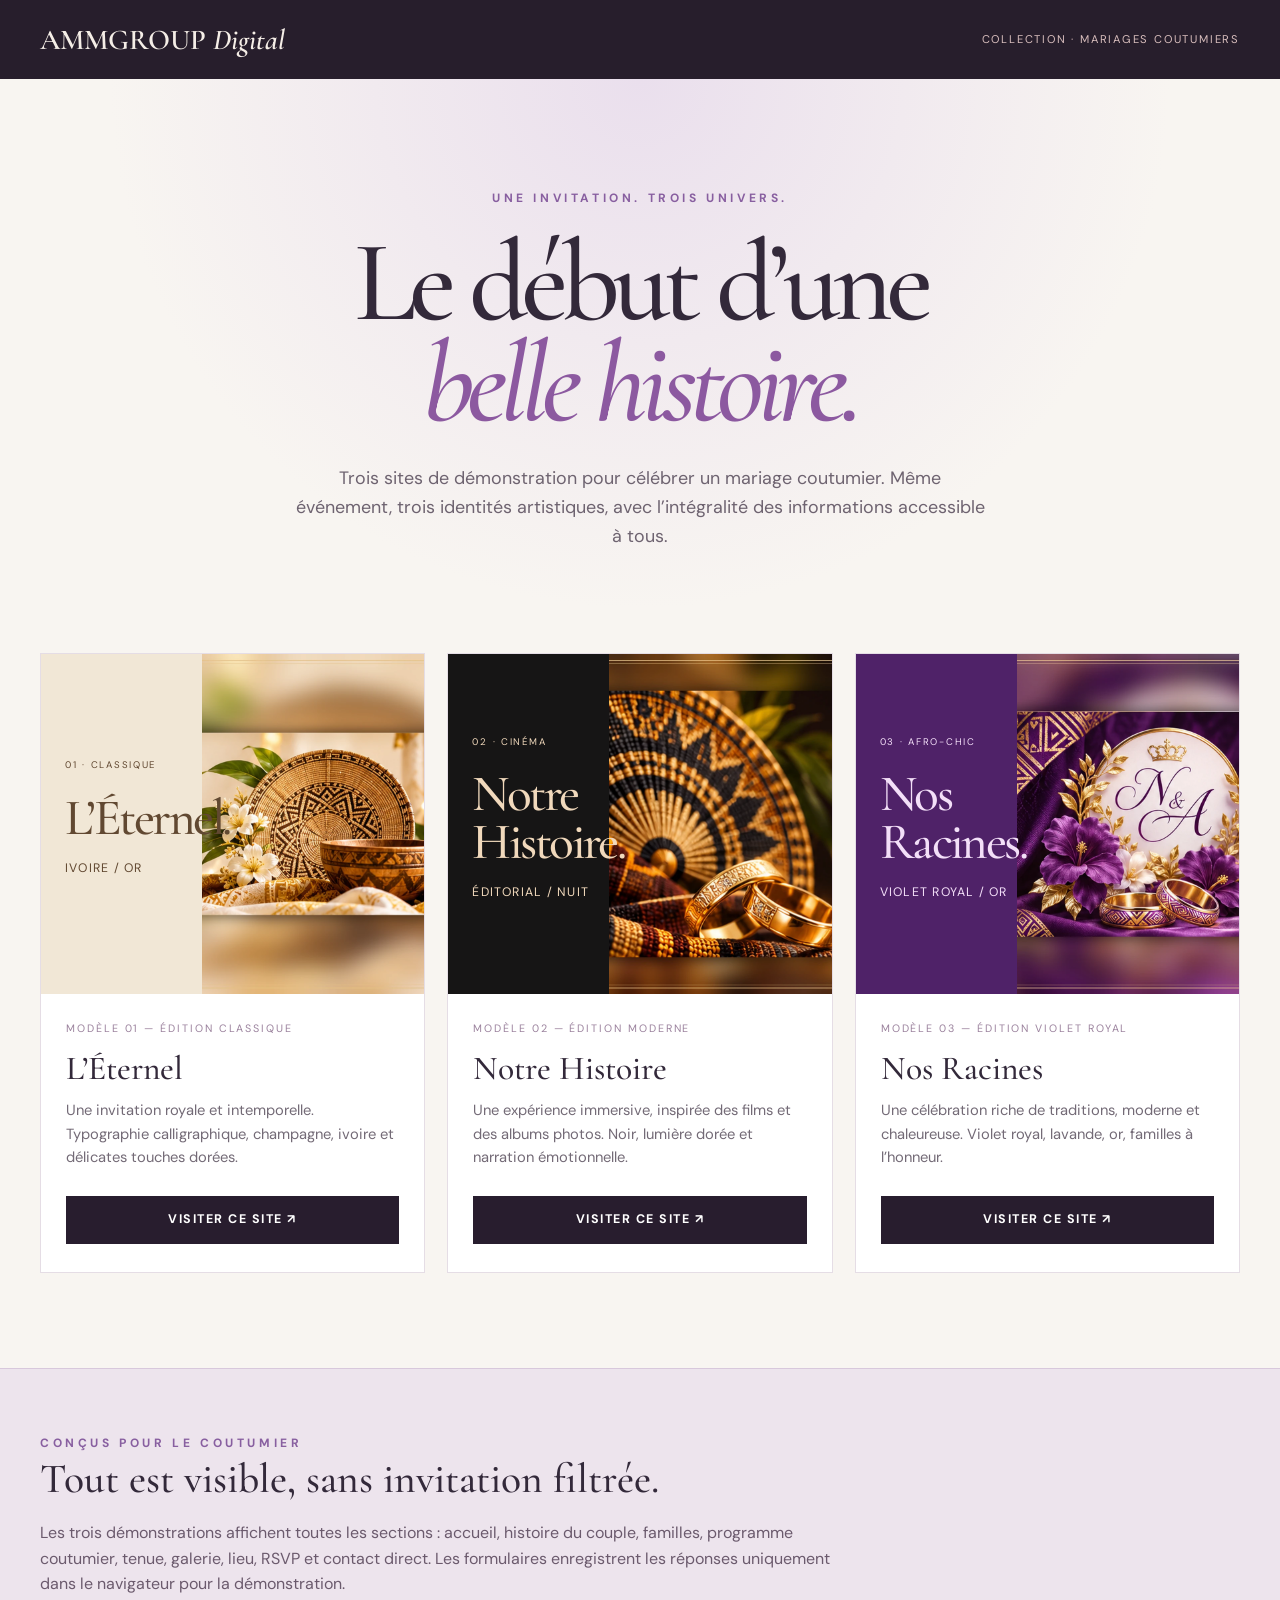
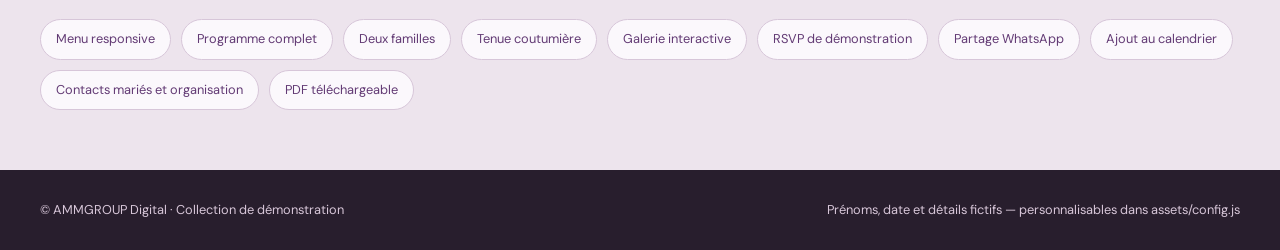
<file: index.html>
<!doctype html>
<html lang="fr"><head><meta charset="utf-8"><meta name="viewport" content="width=device-width,initial-scale=1"><meta name="theme-color" content="#261C28"><title>Trois invitations de mariage coutumier | AMMGROUP Digital</title><meta name="description" content="Découvrez trois expériences numériques pour un mariage coutumier : L’Éternel, Notre Histoire et Nos Racines Violet Royal."><style>
@import url('https://fonts.googleapis.com/css2?family=Cormorant+Garamond:wght@400;500;600;700&family=DM+Sans:wght@400;500;600;700&display=swap');
*{box-sizing:border-box}html{scroll-behavior:smooth}body{margin:0;background:#F8F5F1;color:#33293A;font:400 16px/1.6 'DM Sans',sans-serif}a{color:inherit;text-decoration:none}button,a{outline-offset:4px}.wrap{width:min(1200px,calc(100% - 45px));margin:auto}.top{background:#271E2C;color:#F5EEE7}.top .wrap{display:flex;justify-content:space-between;align-items:center;gap:20px;padding:22px 0}.brand{font:600 1.8rem 'Cormorant Garamond',serif}.top small{font-size:.7rem;letter-spacing:.16em;text-transform:uppercase;color:#D9BEBD}.intro{padding:105px 0 65px;text-align:center;background:radial-gradient(circle at 50% 0%,#EADFED,transparent 62%)}.eyebrow{font-size:.75rem;letter-spacing:.3em;text-transform:uppercase;font-weight:700;color:#885FA0}.intro h1{font:500 clamp(4.5rem,9vw,9rem)/.88 'Cormorant Garamond',serif;letter-spacing:-.06em;max-width:1000px;margin:22px auto}.intro h1 em{color:#8C59A0}.intro p{font-size:1.12rem;color:#6E6370;max-width:690px;margin:30px auto}.model-grid{display:grid;grid-template-columns:repeat(3,1fr);gap:22px;margin:8px auto 95px}.model{border:1px solid #E5DDE5;background:#fff;overflow:hidden;display:flex;flex-direction:column;transition:transform .25s,box-shadow .25s}.model:hover{transform:translateY(-8px);box-shadow:0 22px 45px #3120371A}.visual{height:340px;display:flex;position:relative;overflow:hidden}.visual img{height:100%;width:58%;object-fit:cover;object-position:top center;margin-left:auto}.visual .text{align-self:center;padding:24px;z-index:1;position:absolute;left:0;max-width:66%}.visual .mini{font-size:.6rem;letter-spacing:.18em;text-transform:uppercase;display:block;margin-bottom:22px}.visual h2{font:500 clamp(2.6rem,4vw,4rem)/.93 'Cormorant Garamond',serif;letter-spacing:-.05em;margin:0 0 17px}.visual p{font-size:.77rem;letter-spacing:.1em;text-transform:uppercase}.model[data-theme=royal] .visual{background:linear-gradient(105deg,#F1E7D6 0 56%,#C49A63)}.model[data-theme=royal] .text{color:#614831}.model[data-theme=cinema] .visual{background:linear-gradient(105deg,#161515 0 55%,#9E785F)}.model[data-theme=cinema] .text{color:#F1D9BC}.model[data-theme=violet] .visual{background:linear-gradient(105deg,#4F2268 0 57%,#B178C7)}.model[data-theme=violet] .text{color:#F3DFF8}.model-body{padding:26px 25px 28px;flex:1;display:flex;flex-direction:column}.model-body .num{font-size:.67rem;letter-spacing:.18em;color:#9B829D;text-transform:uppercase}.model-body h3{font:500 2.1rem 'Cormorant Garamond',serif;line-height:1;margin:14px 0}.model-body p{color:#736A76;font-size:.92rem;margin:0 0 26px;flex:1}.open{display:block;background:#281D2E;color:#fff;text-align:center;font-size:.78rem;text-transform:uppercase;letter-spacing:.12em;font-weight:700;padding:14px}.open:hover{background:#59376A}.note{background:#EDE4ED;border-top:1px solid #D8C8DC;padding:60px 0}.note h2{font:500 2.6rem 'Cormorant Garamond',serif;margin:0 0 10px}.note p{max-width:800px;color:#6B5A6D}.features{display:flex;flex-wrap:wrap;gap:10px;margin-top:22px}.features span{border:1px solid #D7C6D9;background:#FBF8FC;padding:9px 15px;border-radius:30px;color:#623A74;font-size:.8rem}footer{background:#281E2D;color:#D8C7D9;padding:30px 0;font-size:.8rem}.footer-inner{display:flex;justify-content:space-between;gap:20px}
@media(max-width:1100px){.model-grid{grid-template-columns:repeat(2,1fr)}.model:last-child{grid-column:1/-1;max-width:570px;width:100%;margin:auto}}
@media(max-width:680px){.top small{font-size:.55rem;text-align:right}.intro{padding:75px 0 45px}.intro h1{font-size:clamp(4rem,17vw,6.5rem)}.model-grid{grid-template-columns:1fr;gap:22px}.model:last-child{grid-column:auto;max-width:none}.visual{height:330px}.visual .text{max-width:62%}.footer-inner{flex-direction:column}}
</style></head><body><header class="top"><div class="wrap"><a class="brand" href="index.html">AMMGROUP <i>Digital</i></a><small>Collection · Mariages coutumiers</small></div></header><main><section class="intro"><div class="wrap"><span class="eyebrow">Une invitation. Trois univers.</span><h1>Le début d’une<br><em>belle histoire.</em></h1><p>Trois sites de démonstration pour célébrer un mariage coutumier. Même événement, trois identités artistiques, avec l’intégralité des informations accessible à tous.</p></div></section><section class="wrap model-grid" aria-label="Choisir une invitation"><article class="model" data-theme="royal"><a href="royal/index.html" class="visual" aria-label="Ouvrir le modèle L’Éternel"><div class="text"><span class="mini">01 · Classique</span><h2>L’Éternel.</h2><p>Ivoire / or</p></div><img src="assets/union-royal.webp" alt="Composition de mariage aux fleurs et ornements traditionnels"></a><div class="model-body"><span class="num">Modèle 01 — Édition classique</span><h3>L’Éternel</h3><p>Une invitation royale et intemporelle. Typographie calligraphique, champagne, ivoire et délicates touches dorées.</p><a class="open" href="royal/index.html">Visiter ce site ↗</a></div></article><article class="model" data-theme="cinema"><a href="cinema/index.html" class="visual" aria-label="Ouvrir le modèle Notre Histoire"><div class="text"><span class="mini">02 · Cinéma</span><h2>Notre<br>Histoire.</h2><p>Éditorial / nuit</p></div><img src="assets/union-cinema.webp" alt="Alliances traditionnelles dans un décor cinématographique"></a><div class="model-body"><span class="num">Modèle 02 — Édition moderne</span><h3>Notre Histoire</h3><p>Une expérience immersive, inspirée des films et des albums photos. Noir, lumière dorée et narration émotionnelle.</p><a class="open" href="cinema/index.html">Visiter ce site ↗</a></div></article><article class="model" data-theme="violet"><a href="violet/index.html" class="visual" aria-label="Ouvrir le modèle Nos Racines Violet Royal"><div class="text"><span class="mini">03 · Afro-chic</span><h2>Nos<br>Racines.</h2><p>Violet royal / or</p></div><img src="assets/union-violet.webp" alt="Alliances et fleurs violettes de mariage"></a><div class="model-body"><span class="num">Modèle 03 — Édition violet royal</span><h3>Nos Racines</h3><p>Une célébration riche de traditions, moderne et chaleureuse. Violet royal, lavande, or, familles à l’honneur.</p><a class="open" href="violet/index.html">Visiter ce site ↗</a></div></article></section><section class="note"><div class="wrap"><span class="eyebrow">Conçus pour le coutumier</span><h2>Tout est visible, sans invitation filtrée.</h2><p>Les trois démonstrations affichent toutes les sections : accueil, histoire du couple, familles, programme coutumier, tenue, galerie, lieu, RSVP et contact direct. Les formulaires enregistrent les réponses uniquement dans le navigateur pour la démonstration.</p><div class="features"><span>Menu responsive</span><span>Programme complet</span><span>Deux familles</span><span>Tenue coutumière</span><span>Galerie interactive</span><span>RSVP de démonstration</span><span>Partage WhatsApp</span><span>Ajout au calendrier</span><span>Contacts mariés et organisation</span><span>PDF téléchargeable</span></div></div></section></main><footer><div class="wrap footer-inner"><span>© AMMGROUP Digital · Collection de démonstration</span><span>Prénoms, date et détails fictifs — personnalisables dans assets/config.js</span></div></footer></body></html>
</file>
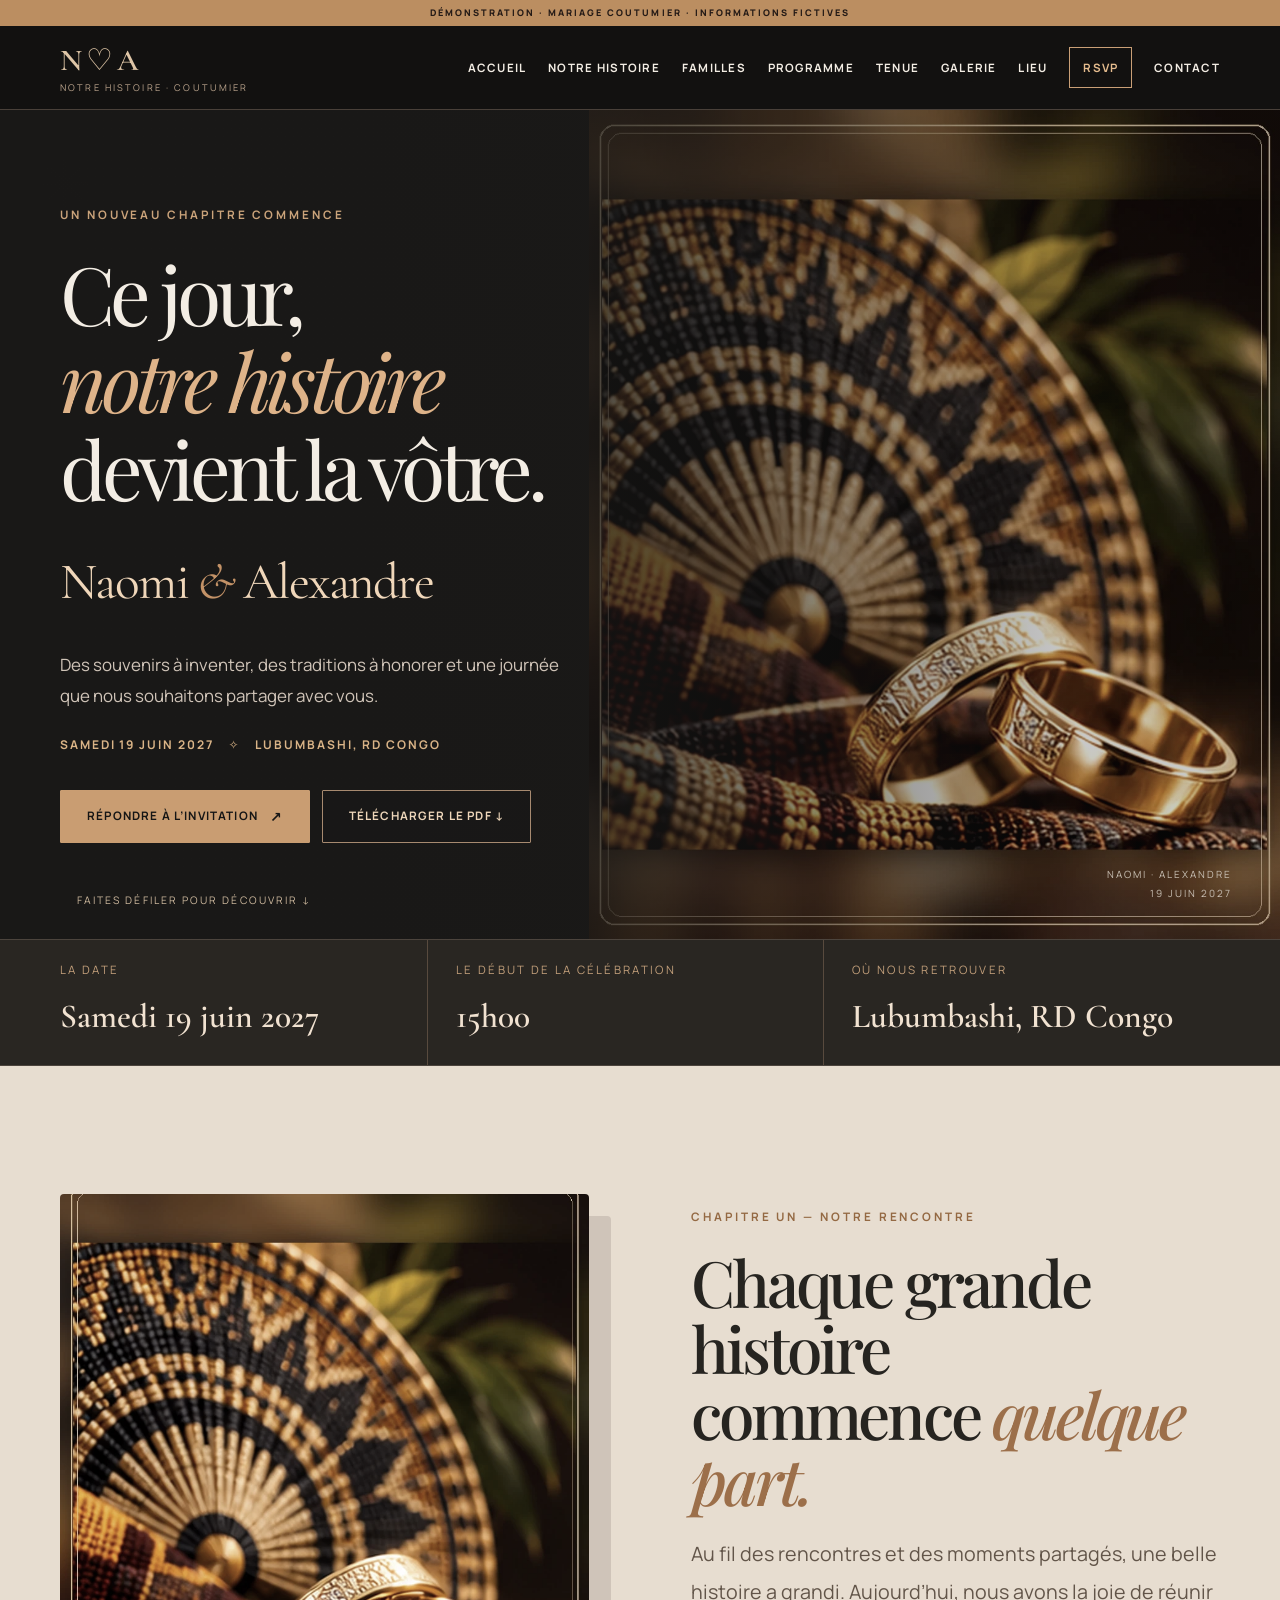
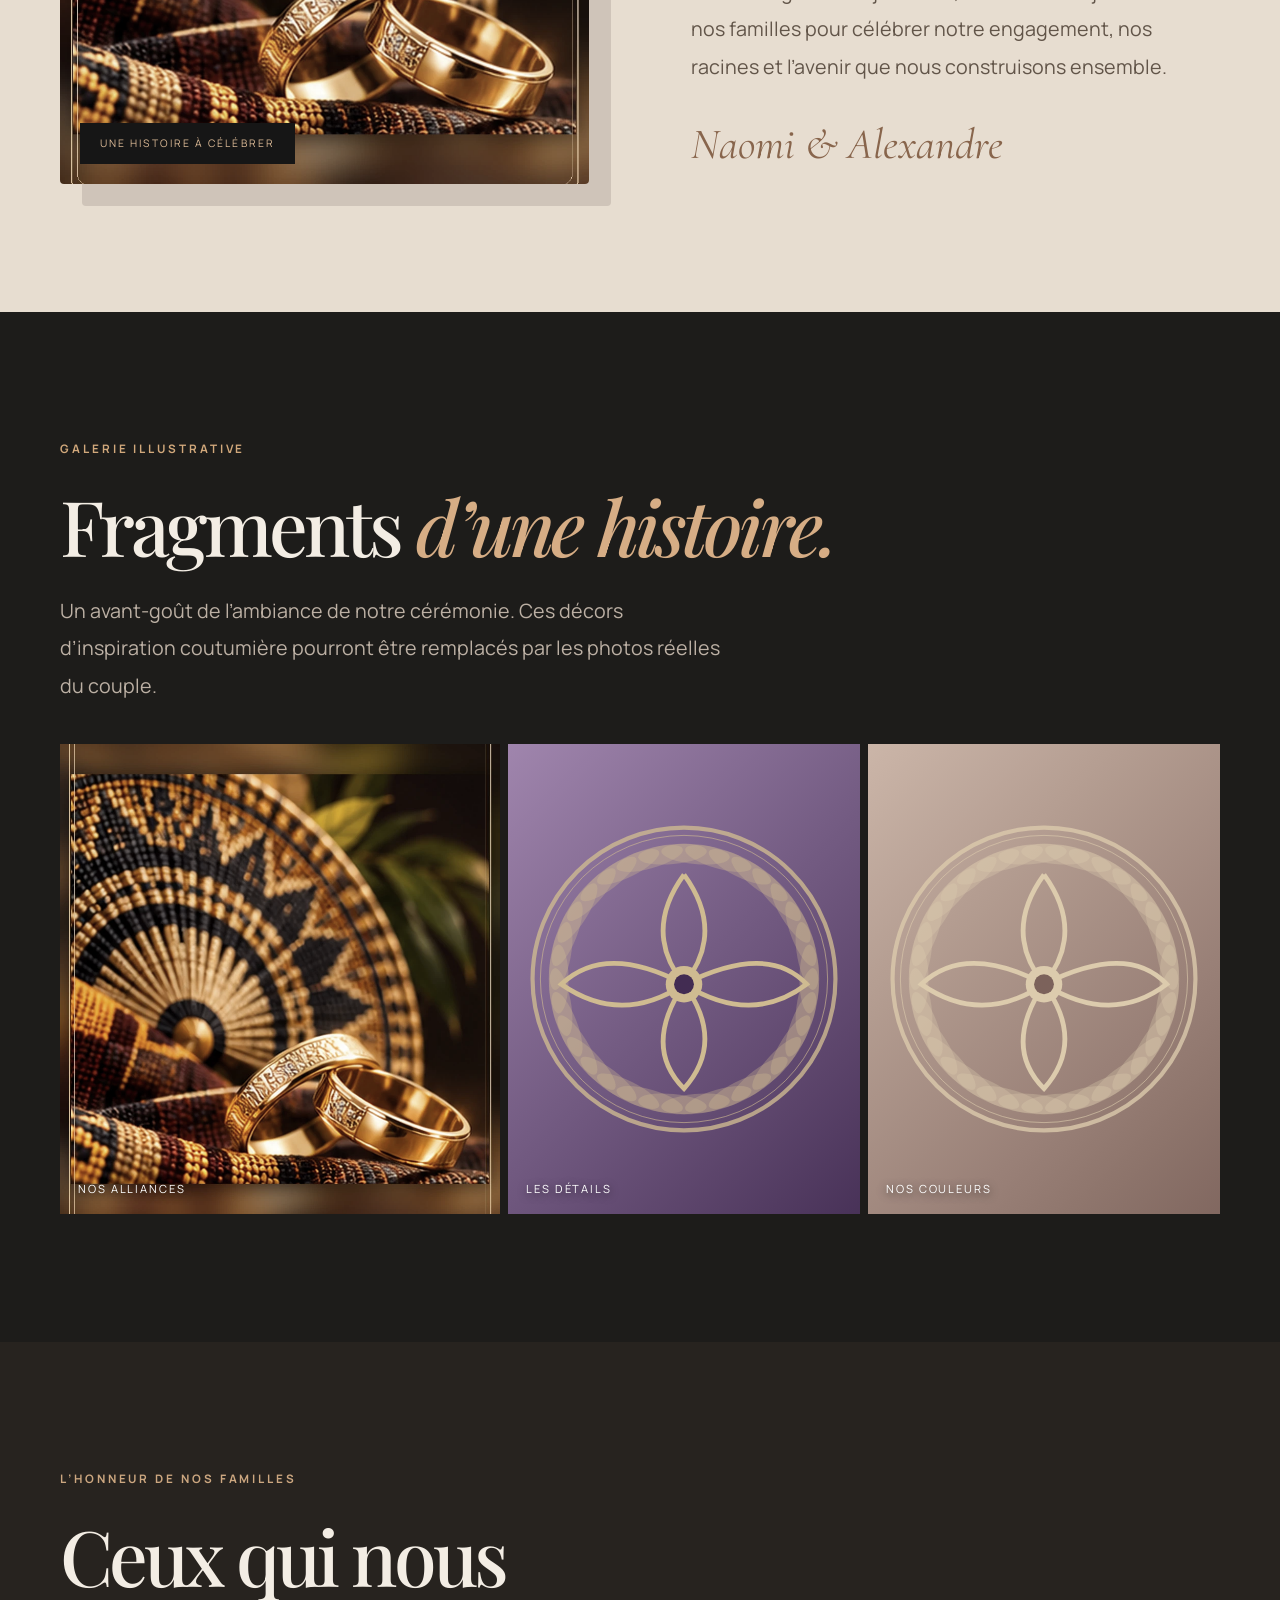
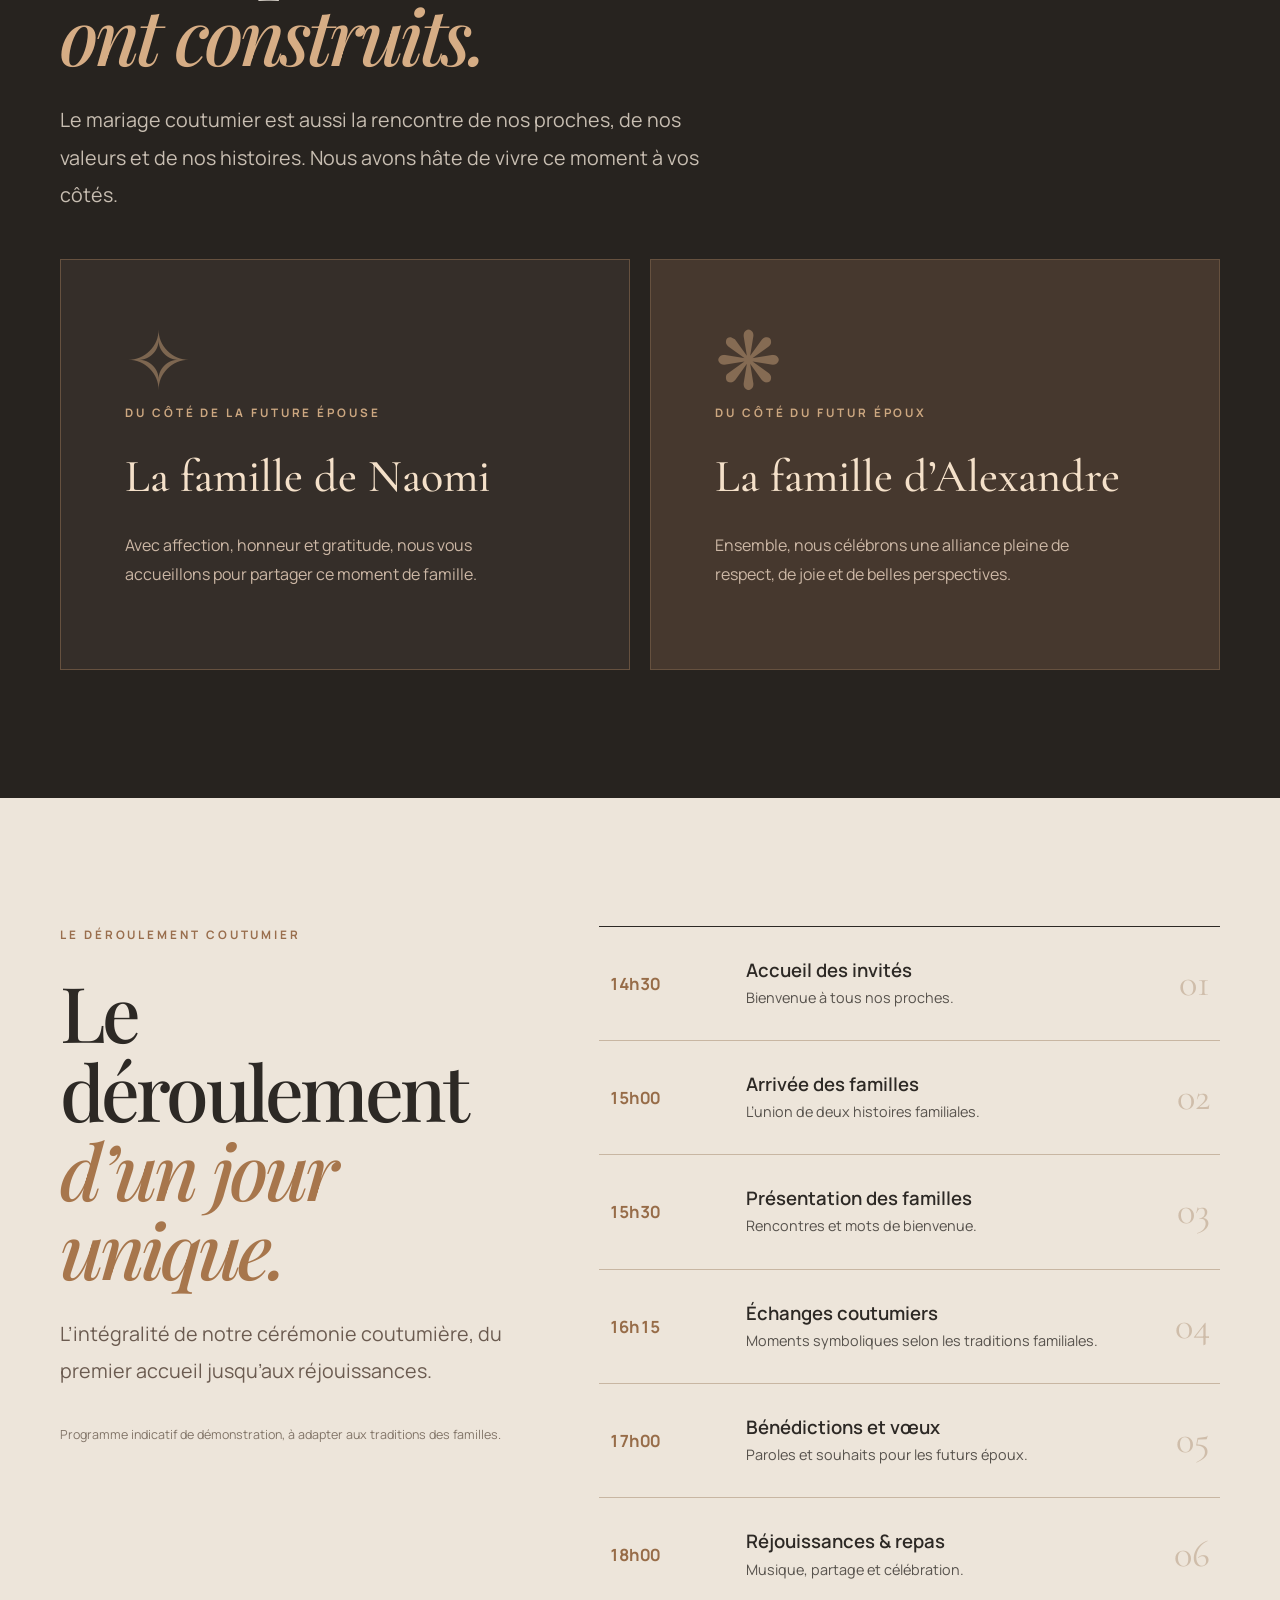
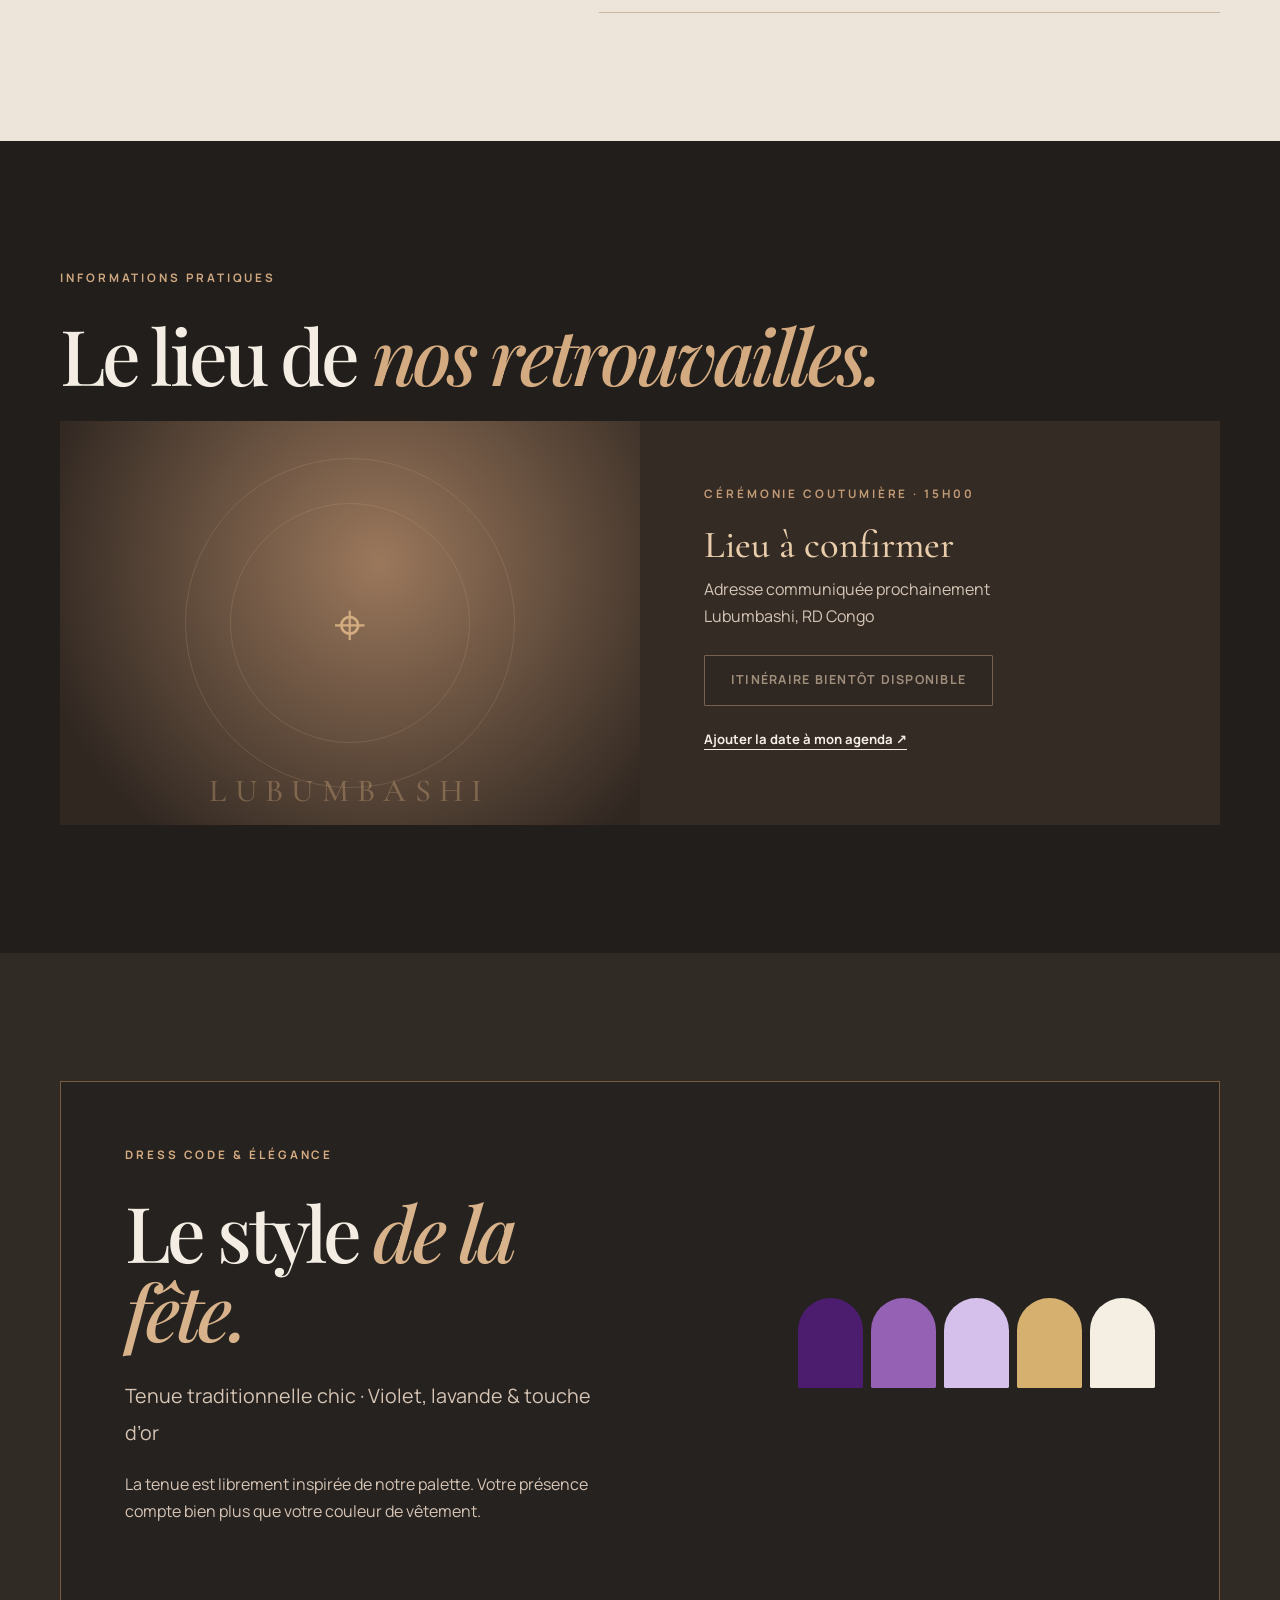
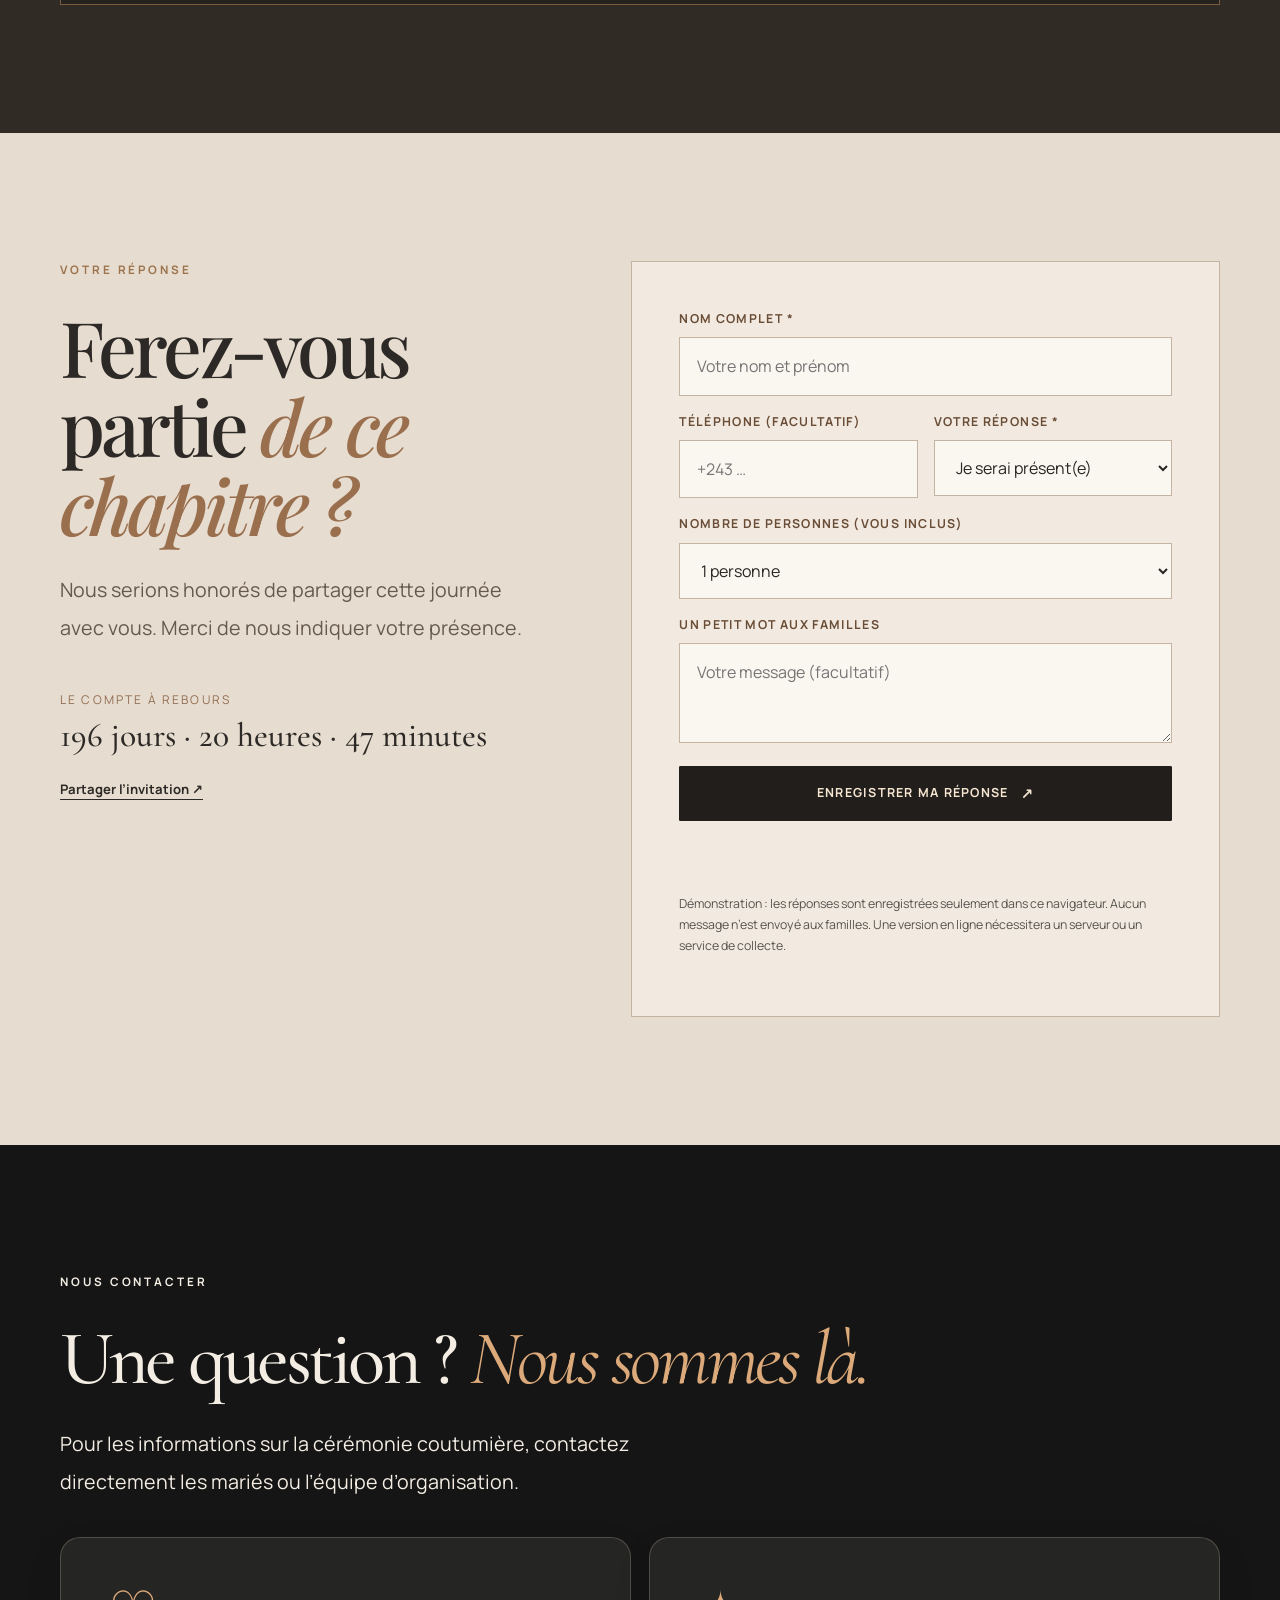
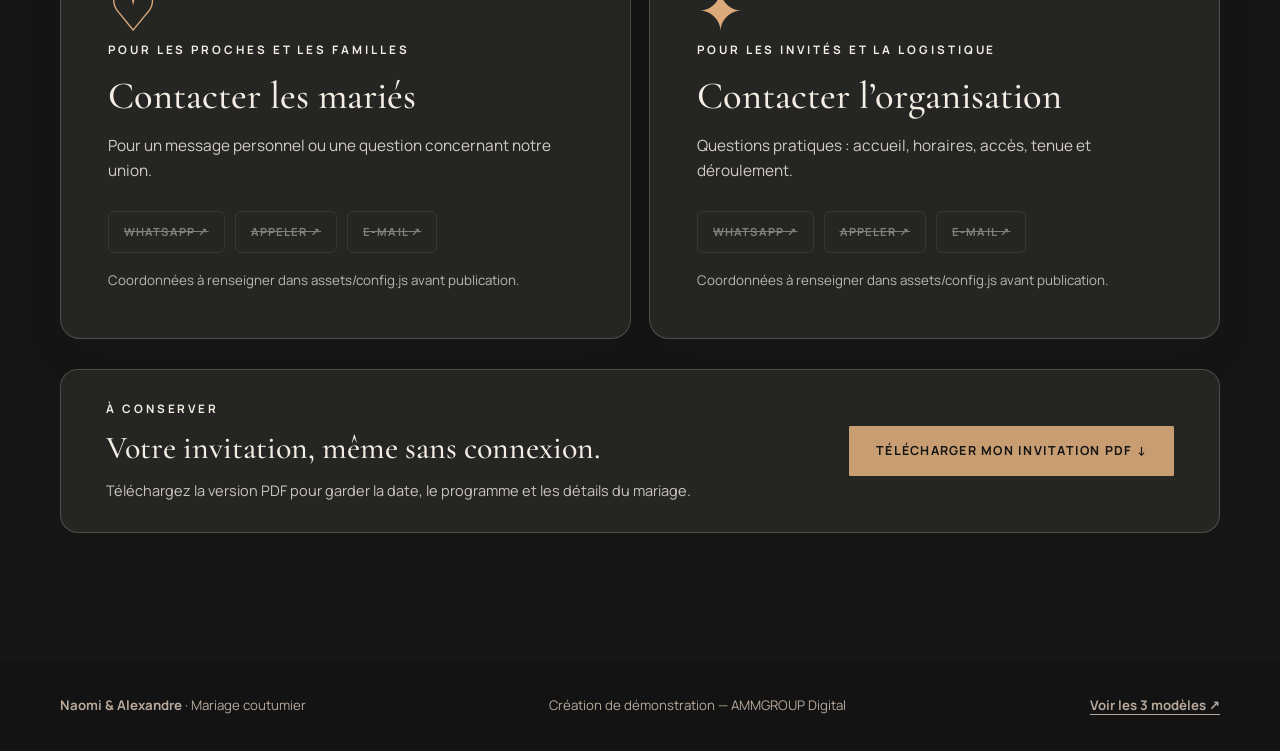
<file: cinema/index.html>
<!doctype html><html lang="fr" data-theme="cinema"><head><meta charset="utf-8"><meta name="viewport" content="width=device-width, initial-scale=1"><meta name="theme-color" content="#211D1A"><meta name="description" content="Invitation numérique de mariage coutumier — modèle de démonstration Notre Histoire."><title>Naomi & Alexandre · Mariage coutumier — Notre Histoire</title><link rel="stylesheet" href="../assets/base.css"><link rel="stylesheet" href="style.css"></head><body><div class="demo-ribbon">DÉMONSTRATION · MARIAGE COUTUMIER · INFORMATIONS FICTIVES</div><header class="nav-shell"><div class="wrap nav-row"><a class="brand" href="#accueil" aria-label="Accueil de l’invitation"><strong data-field="initials">N ♡ A</strong><small>Notre Histoire · Coutumier</small></a><button type="button" class="menu-toggle" data-menu-button aria-controls="site-menu" aria-expanded="false" aria-label="Ouvrir le menu">☰</button><nav class="site-nav" id="site-menu" data-menu aria-label="Menu principal"><a href="#accueil">Accueil</a><a href="#histoire">Notre histoire</a><a href="#familles">Familles</a><a href="#programme">Programme</a><a href="#tenue">Tenue</a><a href="#galerie">Galerie</a><a href="#lieu">Lieu</a><a href="#rsvp" class="nav-rsvp">RSVP</a><a href="#contact">Contact</a></nav></div></header>
<main><section id="accueil" class="hero"><div class="hero-decoration" aria-hidden="true"><span>✳</span></div><div class="wrap hero-layout"><div class="hero-content"><span class="eyebrow hero-eyebrow">Un nouveau chapitre commence</span><h1 class="display">Ce jour,<br><em>notre histoire</em><br>devient la vôtre.</h1><div class="couple-lockup"><span data-field="bride">Naomi</span><span class="amp">&</span><span data-field="groom">Alexandre</span></div><p>Des souvenirs à inventer, des traditions à honorer et une journée que nous souhaitons partager avec vous.</p><span class="date-line"><span data-field="dateText">Samedi 19 juin 2027</span> <span class="date-divider">✧</span> <span data-field="city">Lubumbashi, RD Congo</span></span><div class="hero-actions"><a href="#rsvp" class="btn btn-primary">Répondre à l’invitation <span class="arrow">↗</span></a><a href="../pdf/invitation-cinema.pdf" download="invitation-coutumiere-cinema.pdf" class="btn btn-outline" data-pdf-download>Télécharger le PDF ↓</a></div></div><div class="hero-art"><div class="arch-frame"><img src="../assets/union-cinema.webp" alt="Alliances et ornements du mariage coutumier, visuel artistique" fetchpriority="high"></div><span class="art-caption">NAOMI · ALEXANDRE<br>19 JUIN 2027</span></div></div><div class="hero-bottom" aria-hidden="true">FAITES DÉFILER POUR DÉCOUVRIR <span>↓</span></div></section>
<section class="details-bar" aria-label="Informations essentielles"><div class="wrap info-strip"><div class="info-item"><span class="label">La date</span><strong data-field="dateText">Samedi 19 juin 2027</strong></div><div class="info-item"><span class="label">Le début de la célébration</span><strong data-field="timeText">15h00</strong></div><div class="info-item"><span class="label">Où nous retrouver</span><strong data-field="city">Lubumbashi, RD Congo</strong></div></div></section>
<section id="histoire" class="section story-section"><div class="wrap story-grid"><div class="story-photo" data-reveal><img src="../assets/union-cinema.webp" alt="Composition élégante d’alliances, fleurs et éléments traditionnels du mariage" loading="lazy"><span class="photo-note">UNE HISTOIRE À CÉLÉBRER</span></div><div class="story-copy" data-reveal><span class="eyebrow">Chapitre un — Notre rencontre</span><h2 class="section-title">Chaque grande histoire<br>commence <em>quelque part.</em></h2><p class="lead" data-field="story">Au fil des rencontres et des moments partagés, une belle histoire a grandi.</p><span class="sign-off" data-field="couple">Naomi & Alexandre</span></div></div></section>
<section id="galerie" class="section gallery-section"><div class="wrap"><div data-reveal><span class="eyebrow">Galerie illustrative</span><h2 class="section-title">Fragments <em>d’une histoire.</em></h2><p class="lead">Un avant-goût de l’ambiance de notre cérémonie. Ces décors d’inspiration coutumière pourront être remplacés par les photos réelles du couple.</p></div><div class="gallery-grid" data-reveal><button type="button" class="gallery-frame" data-gallery-image aria-label="Agrandir la composition des alliances"><img src="../assets/union-cinema.webp" alt="Alliances et ornements coutumiers, photographie de démonstration" loading="lazy"><span>Nos alliances</span></button><button type="button" class="gallery-frame" data-gallery-image aria-label="Agrandir les motifs floraux"><img src="../assets/detail-2.svg" alt="Illustration de motifs floraux violets et or" loading="lazy"><span>Les détails</span></button><button type="button" class="gallery-frame" data-gallery-image aria-label="Agrandir la décoration"><img src="../assets/detail-1.svg" alt="Illustration de décoration florale et ivoire" loading="lazy"><span>Nos couleurs</span></button></div></div></section>
<section id="familles" class="section family-section"><div class="wrap" data-reveal><div class="section-heading"><span class="eyebrow">L’honneur de nos familles</span><h2 class="section-title">Ceux qui nous<br><em>ont construits.</em></h2><p class="lead">Le mariage coutumier est aussi la rencontre de nos proches, de nos valeurs et de nos histoires. Nous avons hâte de vivre ce moment à vos côtés.</p></div><div class="family-grid"><article class="family-card"><span class="symbol" aria-hidden="true">✧</span><span class="eyebrow">Du côté de la future épouse</span><h3 data-field="familyBride">La famille de Naomi</h3><p>Avec affection, honneur et gratitude, nous vous accueillons pour partager ce moment de famille.</p></article><article class="family-card"><span class="symbol" aria-hidden="true">❋</span><span class="eyebrow">Du côté du futur époux</span><h3 data-field="familyGroom">La famille d’Alexandre</h3><p>Ensemble, nous célébrons une alliance pleine de respect, de joie et de belles perspectives.</p></article></div></div></section>
<section id="programme" class="section program-section"><div class="wrap program-layout"><div class="program-intro" data-reveal><span class="eyebrow">Le déroulement coutumier</span><h2 class="section-title">Le déroulement<br><em>d’un jour unique.</em></h2><p class="lead">L’intégralité de notre cérémonie coutumière, du premier accueil jusqu’aux réjouissances.</p><p class="fine-print">Programme indicatif de démonstration, à adapter aux traditions des familles.</p></div><div class="agenda" data-agenda data-reveal aria-label="Programme de la cérémonie"></div></div></section>
<section id="lieu" class="section venue-section"><div class="wrap"><div class="section-heading" data-reveal><span class="eyebrow">Informations pratiques</span><h2 class="section-title">Le lieu de <em>nos retrouvailles.</em></h2></div><div class="location-card" data-reveal><div class="location-graphic" aria-hidden="true"><span class="ring"></span><span class="ring"></span><span class="pin">⌖</span><span class="location-watermark">LUBUMBASHI</span></div><div class="location-copy"><span class="eyebrow">Cérémonie coutumière · 15h00</span><h3 data-field="venue">Lieu à confirmer</h3><p><span data-field="address">Adresse communiquée prochainement</span><br><span data-field="city">Lubumbashi, RD Congo</span></p><a class="btn btn-outline" href="#lieu" data-map-link>Voir l’itinéraire ↗</a><button type="button" class="underlined-action" data-calendar>Ajouter la date à mon agenda ↗</button></div></div></div></section>
<section id="tenue" class="section dress-section"><div class="wrap"><div class="dress-card" data-reveal><div><span class="eyebrow">Dress code & élégance</span><h2 class="section-title">Le style <em>de la fête.</em></h2><p class="lead" data-field="dressCode">Tenue traditionnelle chic · Violet, lavande & touche d’or</p><p>La tenue est librement inspirée de notre palette. Votre présence compte bien plus que votre couleur de vêtement.</p></div><div class="dress-swatches" aria-label="Palette de couleurs : violet, lavande, or, ivoire"><i style="background:#4C1D6F"></i><i style="background:#9561B5"></i><i style="background:#D5C0EB"></i><i style="background:#D5B06E"></i><i style="background:#F4EEE3"></i></div></div></div></section>
<section id="rsvp" class="section rsvp-section"><div class="wrap rsvp-shell"><div class="rsvp-intro" data-reveal><span class="eyebrow">Votre réponse</span><h2 class="section-title">Ferez-vous partie <em>de ce chapitre ?</em></h2><p class="lead">Nous serions honorés de partager cette journée avec vous. Merci de nous indiquer votre présence.</p><p class="countdown-label">Le compte à rebours</p><p class="countdown" data-countdown>Calcul en cours…</p><button class="underlined-action" type="button" data-share>Partager l’invitation ↗</button></div><div data-reveal><p class="rsvp-saved" data-rsvp-saved hidden></p><form class="rsvp-form" data-rsvp-form><div><label for="name">Nom complet *</label><input id="name" name="name" autocomplete="name" placeholder="Votre nom et prénom" required maxlength="120"></div><div class="two-fields"><div><label for="phone">Téléphone (facultatif)</label><input id="phone" name="phone" autocomplete="tel" inputmode="tel" placeholder="+243 …" maxlength="30"></div><div><label for="presence">Votre réponse *</label><select id="presence" name="presence" required><option value="oui">Je serai présent(e)</option><option value="non">Je ne pourrai pas venir</option></select></div></div><div><label for="guests">Nombre de personnes (vous inclus)</label><select name="guests" id="guests"><option value="1">1 personne</option><option value="2">2 personnes</option><option value="3">3 personnes</option><option value="4">4 personnes</option></select></div><div><label for="message">Un petit mot aux familles</label><textarea id="message" name="message" maxlength="700" placeholder="Votre message (facultatif)"></textarea></div><button type="submit" class="btn btn-primary">Enregistrer ma réponse <span class="arrow">↗</span></button><p class="rsvp-status" data-rsvp-status role="status" aria-live="polite"></p><p class="rsvp-note">Démonstration : les réponses sont enregistrées seulement dans ce navigateur. Aucun message n’est envoyé aux familles. Une version en ligne nécessitera un serveur ou un service de collecte.</p></form></div></div></section>
<section id="contact" class="section contact-section"><div class="wrap"><div class="section-heading" data-reveal><span class="eyebrow">Nous contacter</span><h2 class="section-title">Une question ? <em>Nous sommes là.</em></h2><p class="lead">Pour les informations sur la cérémonie coutumière, contactez directement les mariés ou l’équipe d’organisation.</p></div><div class="contact-grid"><article class="contact-card" data-contact-card="couple"><span class="contact-symbol" aria-hidden="true">♡</span><span class="eyebrow">Pour les proches et les familles</span><h3>Contacter les mariés</h3><p class="contact-subtitle">Pour un message personnel ou une question concernant notre union.</p><div class="contact-actions"><a data-channel="whatsapp" class="btn btn-contact" target="_blank" rel="noopener noreferrer">WhatsApp ↗</a><a data-channel="phone" class="btn btn-contact">Appeler ↗</a><a data-channel="email" class="btn btn-contact">E-mail ↗</a></div><small class="contact-caption" data-contact-caption>Coordonnées en cours de configuration.</small></article><article class="contact-card" data-contact-card="organizer"><span class="contact-symbol" aria-hidden="true">✦</span><span class="eyebrow">Pour les invités et la logistique</span><h3>Contacter l’organisation</h3><p class="contact-subtitle">Questions pratiques : accueil, horaires, accès, tenue et déroulement.</p><div class="contact-actions"><a data-channel="whatsapp" class="btn btn-contact" target="_blank" rel="noopener noreferrer">WhatsApp ↗</a><a data-channel="phone" class="btn btn-contact">Appeler ↗</a><a data-channel="email" class="btn btn-contact">E-mail ↗</a></div><small class="contact-caption" data-contact-caption>Coordonnées en cours de configuration.</small></article></div><div class="download-banner"><div><span class="eyebrow">À conserver</span><strong>Votre invitation, même sans connexion.</strong><p>Téléchargez la version PDF pour garder la date, le programme et les détails du mariage.</p></div><a class="btn btn-primary" href="../pdf/invitation-cinema.pdf" download="invitation-coutumiere-cinema.pdf" data-pdf-download>Télécharger mon invitation PDF ↓</a></div></div></section>
</main><footer class="site-footer"><div class="wrap footer-inner"><span><strong data-field="couple">Naomi & Alexandre</strong> · Mariage coutumier</span><span>Création de démonstration — AMMGROUP Digital</span><a href="../index.html">Voir les 3 modèles ↗</a></div></footer><div class="lightbox" data-lightbox hidden role="dialog" aria-modal="true" aria-label="Agrandissement de l’illustration"><button type="button" data-lightbox-close aria-label="Fermer">×</button><img src="../assets/detail-1.svg" alt=""></div><script src="../assets/config.js"></script><script src="../assets/site.js"></script></body></html>
</file>
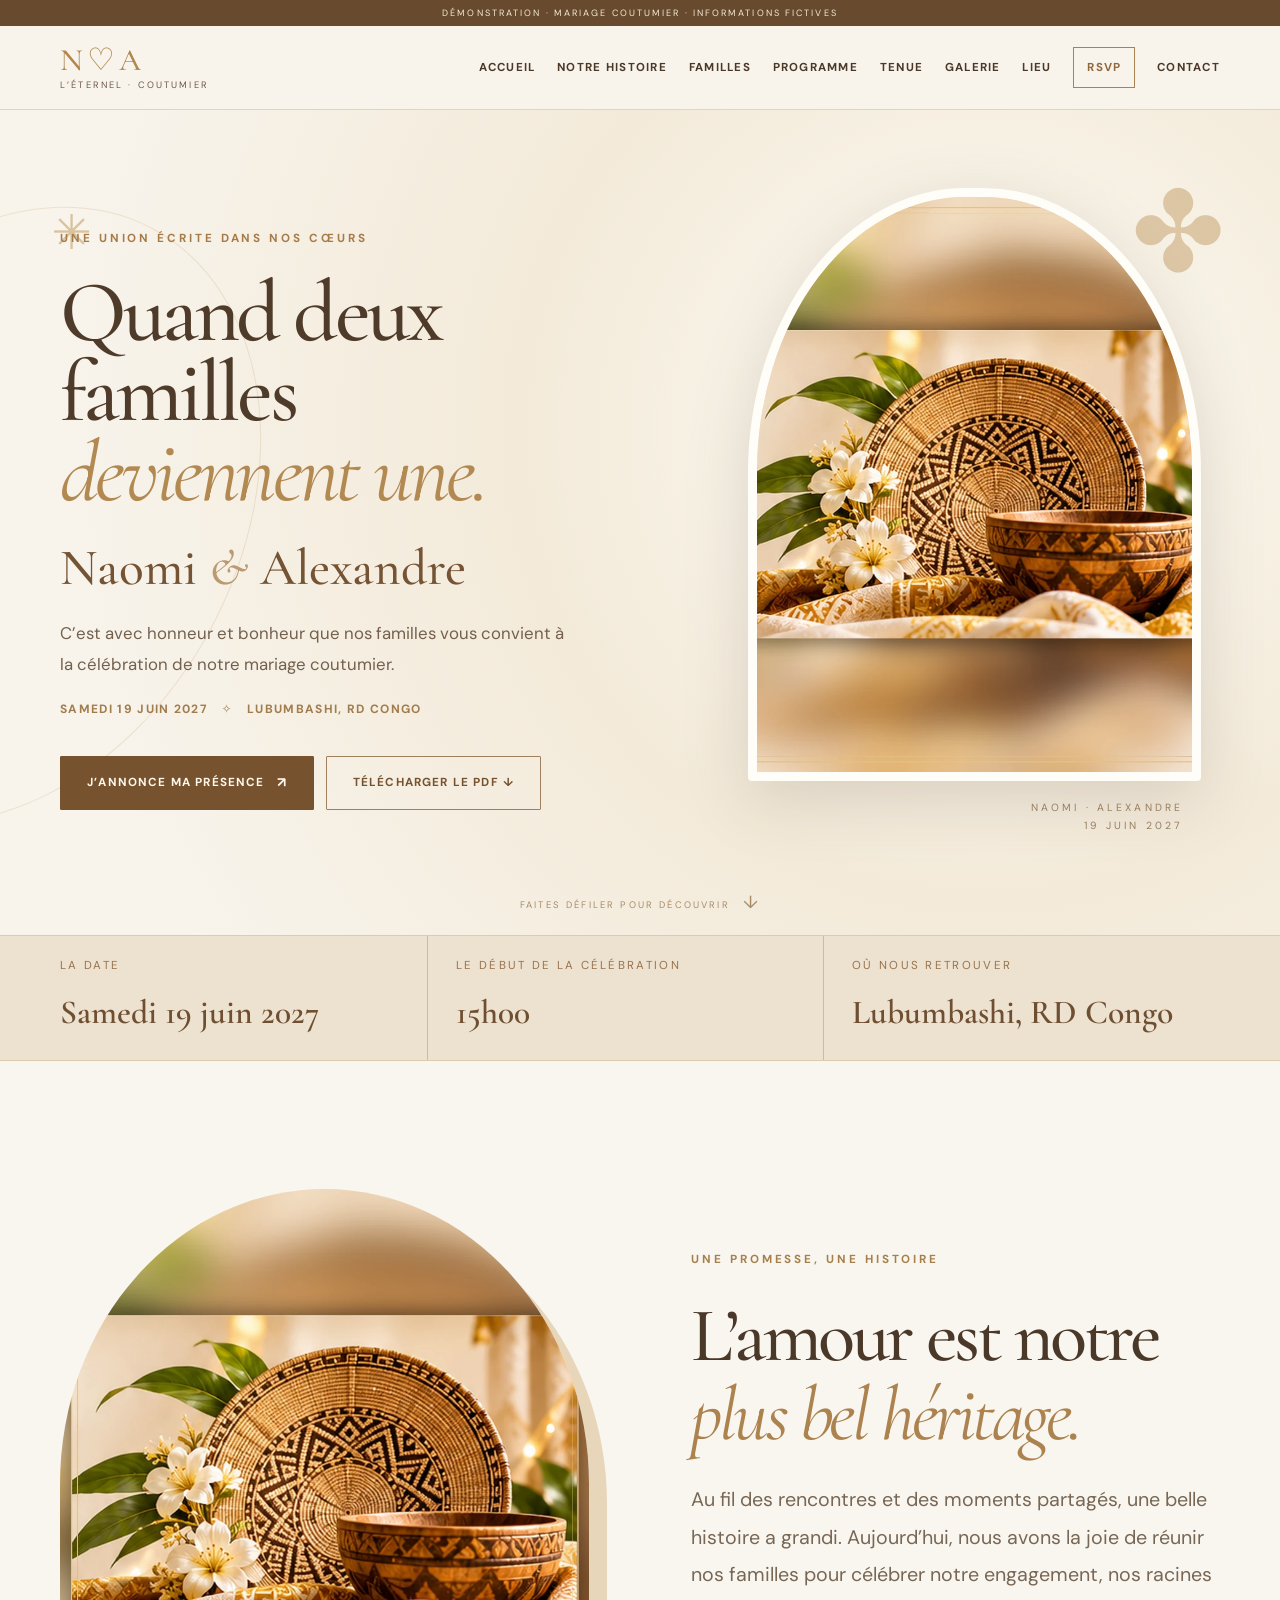
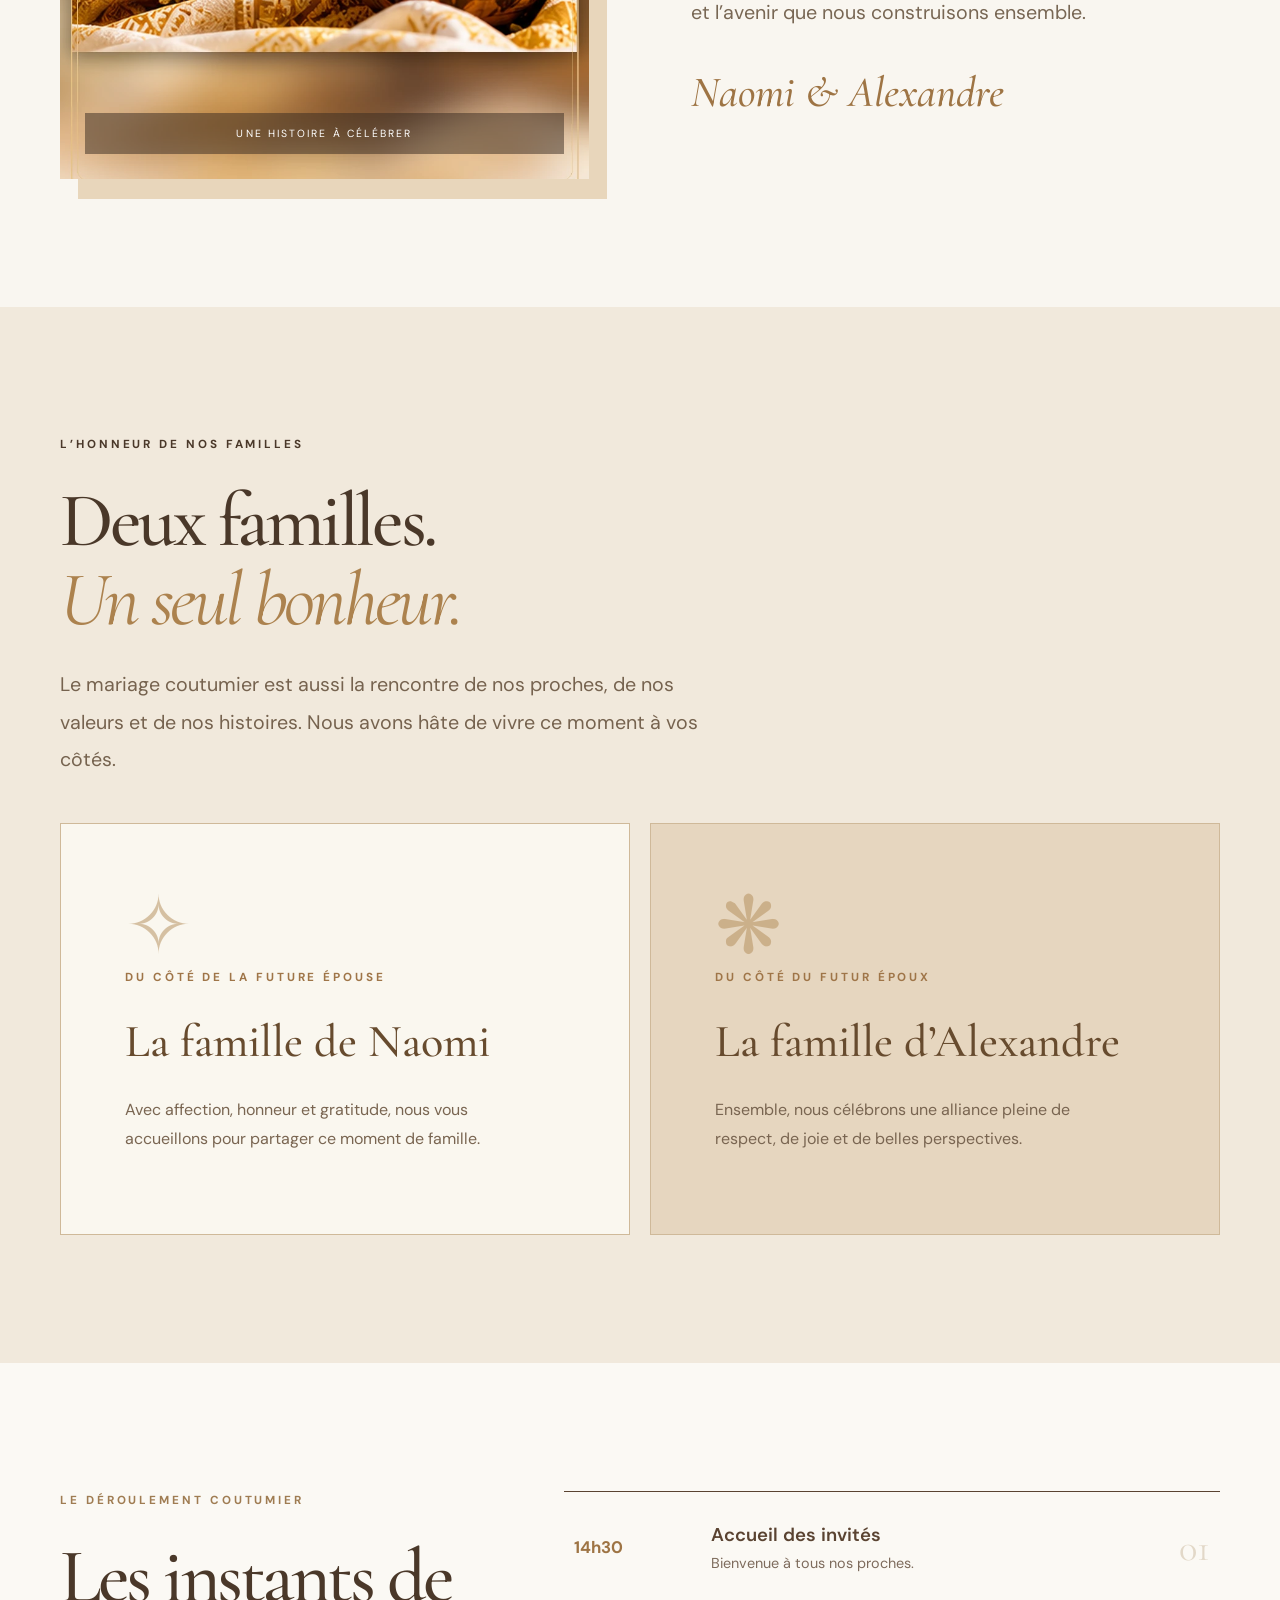
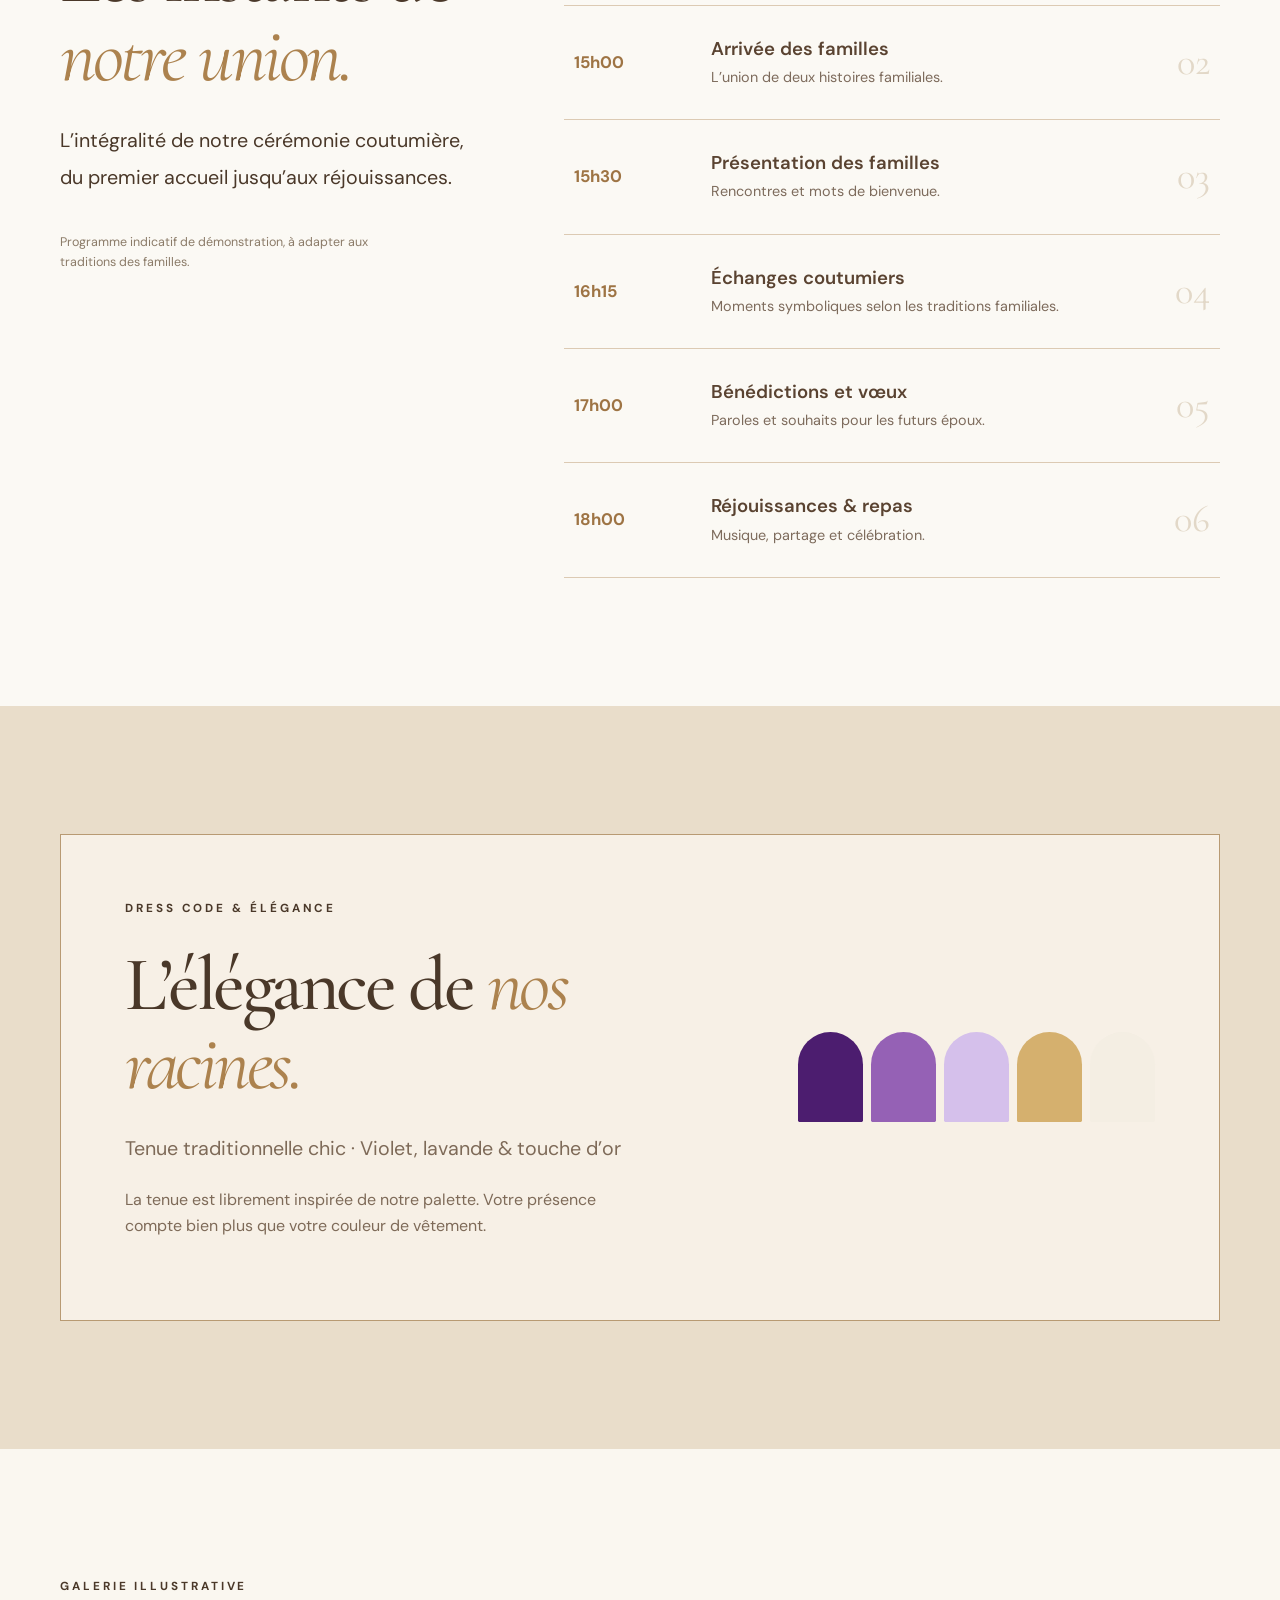
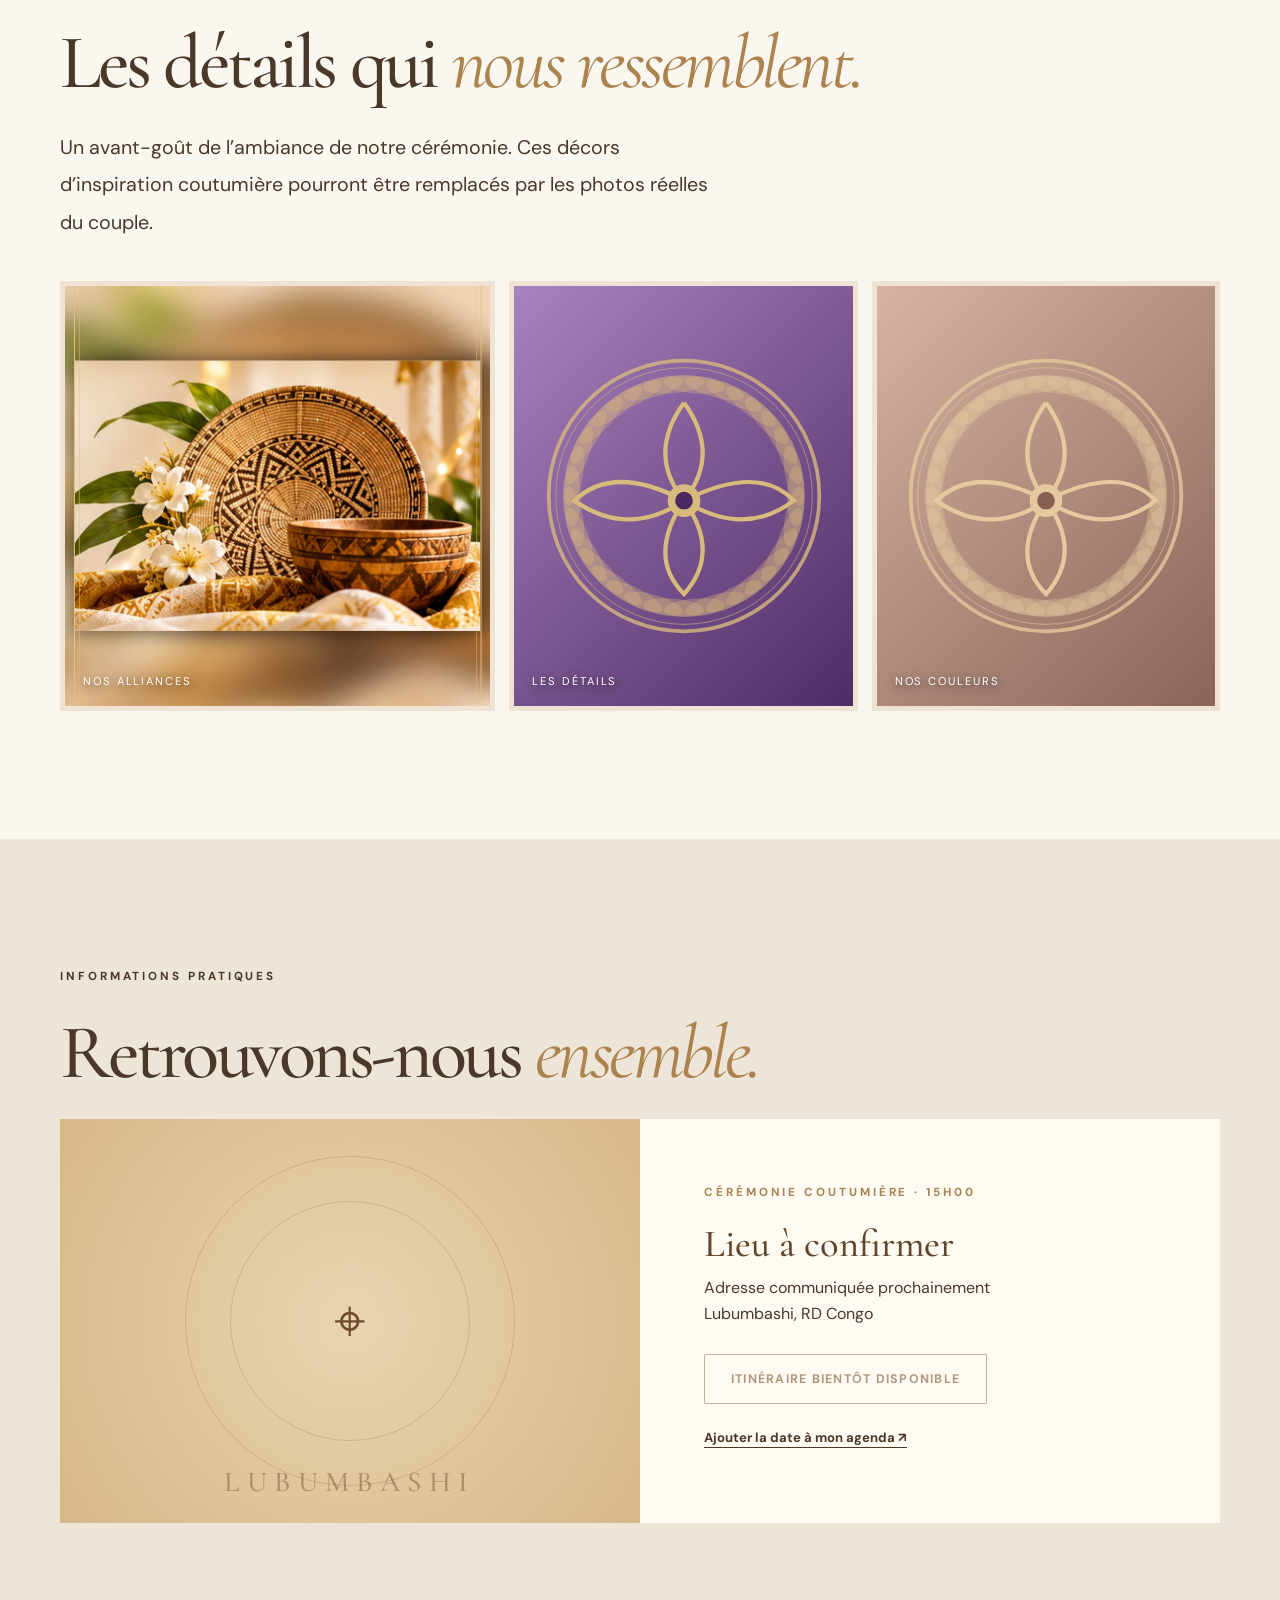
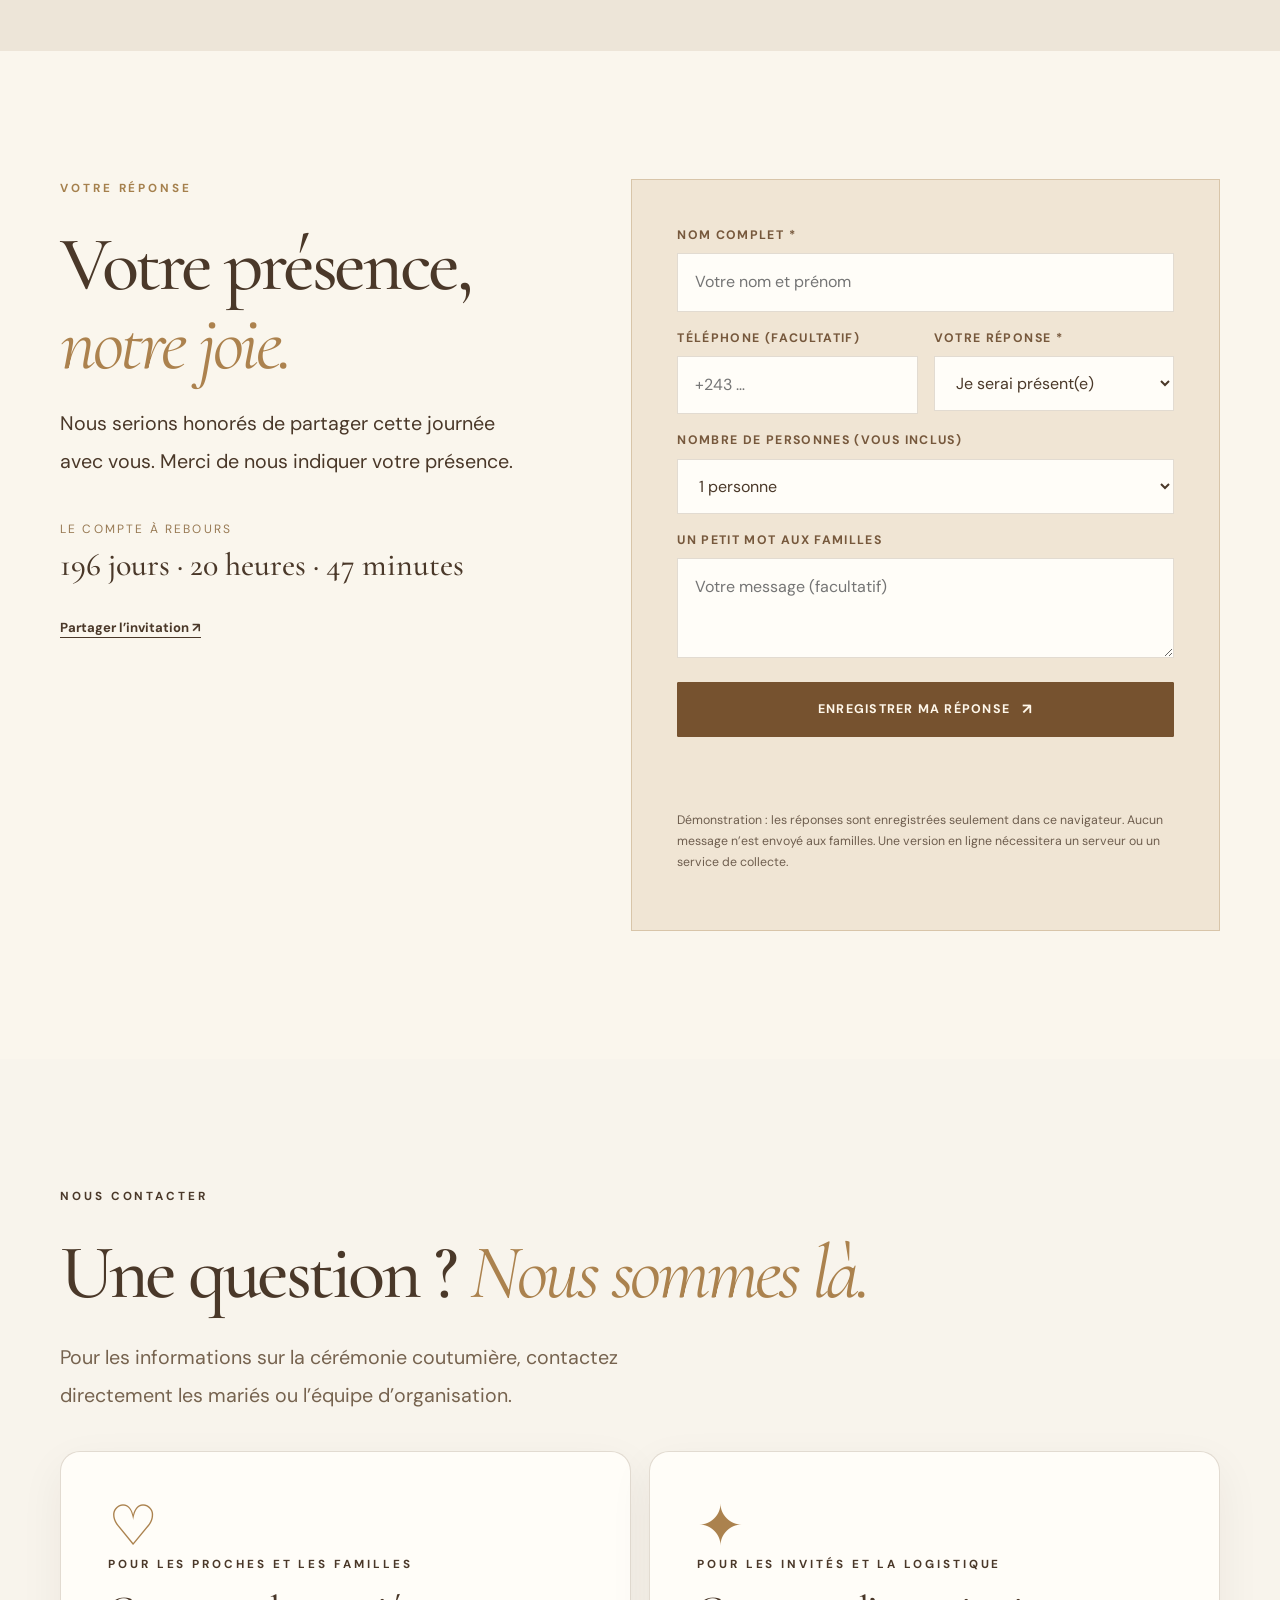
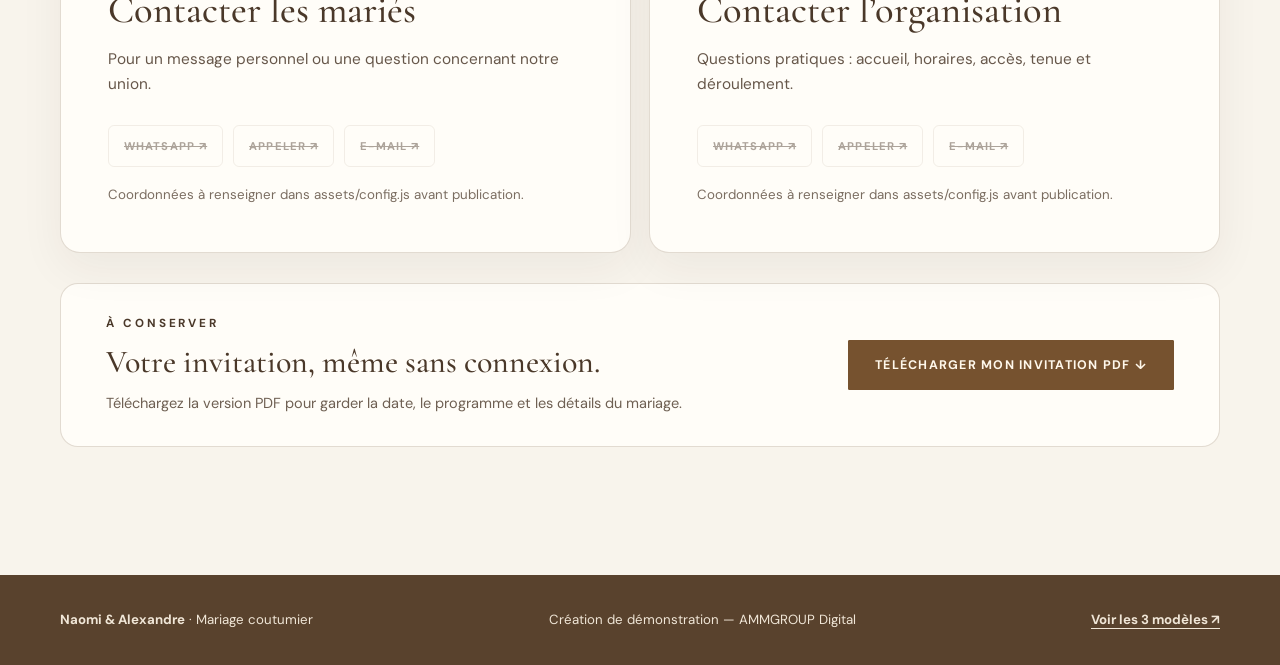
<file: royal/index.html>
<!doctype html><html lang="fr" data-theme="royal"><head><meta charset="utf-8"><meta name="viewport" content="width=device-width, initial-scale=1"><meta name="theme-color" content="#F6F0E6"><meta name="description" content="Invitation numérique de mariage coutumier — modèle de démonstration L’Éternel."><title>Naomi & Alexandre · Mariage coutumier — L’Éternel</title><link rel="stylesheet" href="../assets/base.css"><link rel="stylesheet" href="style.css"></head><body><div class="demo-ribbon">DÉMONSTRATION · MARIAGE COUTUMIER · INFORMATIONS FICTIVES</div><header class="nav-shell"><div class="wrap nav-row"><a class="brand" href="#accueil" aria-label="Accueil de l’invitation"><strong data-field="initials">N ♡ A</strong><small>L’Éternel · Coutumier</small></a><button type="button" class="menu-toggle" data-menu-button aria-controls="site-menu" aria-expanded="false" aria-label="Ouvrir le menu">☰</button><nav class="site-nav" id="site-menu" data-menu aria-label="Menu principal"><a href="#accueil">Accueil</a><a href="#histoire">Notre histoire</a><a href="#familles">Familles</a><a href="#programme">Programme</a><a href="#tenue">Tenue</a><a href="#galerie">Galerie</a><a href="#lieu">Lieu</a><a href="#rsvp" class="nav-rsvp">RSVP</a><a href="#contact">Contact</a></nav></div></header>
<main><section id="accueil" class="hero"><div class="hero-decoration" aria-hidden="true"><span>✳</span></div><div class="wrap hero-layout"><div class="hero-content"><span class="eyebrow hero-eyebrow">Une union écrite dans nos cœurs</span><h1 class="display">Quand deux familles<br><em>deviennent une.</em></h1><div class="couple-lockup"><span data-field="bride">Naomi</span><span class="amp">&</span><span data-field="groom">Alexandre</span></div><p>C’est avec honneur et bonheur que nos familles vous convient à la célébration de notre mariage coutumier.</p><span class="date-line"><span data-field="dateText">Samedi 19 juin 2027</span> <span class="date-divider">✧</span> <span data-field="city">Lubumbashi, RD Congo</span></span><div class="hero-actions"><a href="#rsvp" class="btn btn-primary">J’annonce ma présence <span class="arrow">↗</span></a><a href="../pdf/invitation-royal.pdf" download="invitation-coutumiere-royal.pdf" class="btn btn-outline" data-pdf-download>Télécharger le PDF ↓</a></div></div><div class="hero-art"><div class="arch-frame"><img src="../assets/union-royal.webp" alt="Alliances et ornements du mariage coutumier, visuel artistique" fetchpriority="high"></div><span class="art-caption">NAOMI · ALEXANDRE<br>19 JUIN 2027</span></div></div><div class="hero-bottom" aria-hidden="true">FAITES DÉFILER POUR DÉCOUVRIR <span>↓</span></div></section>
<section class="details-bar" aria-label="Informations essentielles"><div class="wrap info-strip"><div class="info-item"><span class="label">La date</span><strong data-field="dateText">Samedi 19 juin 2027</strong></div><div class="info-item"><span class="label">Le début de la célébration</span><strong data-field="timeText">15h00</strong></div><div class="info-item"><span class="label">Où nous retrouver</span><strong data-field="city">Lubumbashi, RD Congo</strong></div></div></section>
<section id="histoire" class="section story-section"><div class="wrap story-grid"><div class="story-photo" data-reveal><img src="../assets/union-royal.webp" alt="Composition élégante d’alliances, fleurs et éléments traditionnels du mariage" loading="lazy"><span class="photo-note">UNE HISTOIRE À CÉLÉBRER</span></div><div class="story-copy" data-reveal><span class="eyebrow">Une promesse, une histoire</span><h2 class="section-title">L’amour est notre <em>plus bel héritage.</em></h2><p class="lead" data-field="story">Au fil des rencontres et des moments partagés, une belle histoire a grandi.</p><span class="sign-off" data-field="couple">Naomi & Alexandre</span></div></div></section>
<section id="familles" class="section family-section"><div class="wrap" data-reveal><div class="section-heading"><span class="eyebrow">L’honneur de nos familles</span><h2 class="section-title">Deux familles.<br><em>Un seul bonheur.</em></h2><p class="lead">Le mariage coutumier est aussi la rencontre de nos proches, de nos valeurs et de nos histoires. Nous avons hâte de vivre ce moment à vos côtés.</p></div><div class="family-grid"><article class="family-card"><span class="symbol" aria-hidden="true">✧</span><span class="eyebrow">Du côté de la future épouse</span><h3 data-field="familyBride">La famille de Naomi</h3><p>Avec affection, honneur et gratitude, nous vous accueillons pour partager ce moment de famille.</p></article><article class="family-card"><span class="symbol" aria-hidden="true">❋</span><span class="eyebrow">Du côté du futur époux</span><h3 data-field="familyGroom">La famille d’Alexandre</h3><p>Ensemble, nous célébrons une alliance pleine de respect, de joie et de belles perspectives.</p></article></div></div></section>
<section id="programme" class="section program-section"><div class="wrap program-layout"><div class="program-intro" data-reveal><span class="eyebrow">Le déroulement coutumier</span><h2 class="section-title">Les instants de<br><em>notre union.</em></h2><p class="lead">L’intégralité de notre cérémonie coutumière, du premier accueil jusqu’aux réjouissances.</p><p class="fine-print">Programme indicatif de démonstration, à adapter aux traditions des familles.</p></div><div class="agenda" data-agenda data-reveal aria-label="Programme de la cérémonie"></div></div></section>
<section id="tenue" class="section dress-section"><div class="wrap"><div class="dress-card" data-reveal><div><span class="eyebrow">Dress code & élégance</span><h2 class="section-title">L’élégance de <em>nos racines.</em></h2><p class="lead" data-field="dressCode">Tenue traditionnelle chic · Violet, lavande & touche d’or</p><p>La tenue est librement inspirée de notre palette. Votre présence compte bien plus que votre couleur de vêtement.</p></div><div class="dress-swatches" aria-label="Palette de couleurs : violet, lavande, or, ivoire"><i style="background:#4C1D6F"></i><i style="background:#9561B5"></i><i style="background:#D5C0EB"></i><i style="background:#D5B06E"></i><i style="background:#F4EEE3"></i></div></div></div></section>
<section id="galerie" class="section gallery-section"><div class="wrap"><div data-reveal><span class="eyebrow">Galerie illustrative</span><h2 class="section-title">Les détails qui <em>nous ressemblent.</em></h2><p class="lead">Un avant-goût de l’ambiance de notre cérémonie. Ces décors d’inspiration coutumière pourront être remplacés par les photos réelles du couple.</p></div><div class="gallery-grid" data-reveal><button type="button" class="gallery-frame" data-gallery-image aria-label="Agrandir la composition des alliances"><img src="../assets/union-royal.webp" alt="Alliances et ornements coutumiers, photographie de démonstration" loading="lazy"><span>Nos alliances</span></button><button type="button" class="gallery-frame" data-gallery-image aria-label="Agrandir les motifs floraux"><img src="../assets/detail-2.svg" alt="Illustration de motifs floraux violets et or" loading="lazy"><span>Les détails</span></button><button type="button" class="gallery-frame" data-gallery-image aria-label="Agrandir la décoration"><img src="../assets/detail-1.svg" alt="Illustration de décoration florale et ivoire" loading="lazy"><span>Nos couleurs</span></button></div></div></section>
<section id="lieu" class="section venue-section"><div class="wrap"><div class="section-heading" data-reveal><span class="eyebrow">Informations pratiques</span><h2 class="section-title">Retrouvons-nous <em>ensemble.</em></h2></div><div class="location-card" data-reveal><div class="location-graphic" aria-hidden="true"><span class="ring"></span><span class="ring"></span><span class="pin">⌖</span><span class="location-watermark">LUBUMBASHI</span></div><div class="location-copy"><span class="eyebrow">Cérémonie coutumière · 15h00</span><h3 data-field="venue">Lieu à confirmer</h3><p><span data-field="address">Adresse communiquée prochainement</span><br><span data-field="city">Lubumbashi, RD Congo</span></p><a class="btn btn-outline" href="#lieu" data-map-link>Voir l’itinéraire ↗</a><button type="button" class="underlined-action" data-calendar>Ajouter la date à mon agenda ↗</button></div></div></div></section>
<section id="rsvp" class="section rsvp-section"><div class="wrap rsvp-shell"><div class="rsvp-intro" data-reveal><span class="eyebrow">Votre réponse</span><h2 class="section-title">Votre présence, <em>notre joie.</em></h2><p class="lead">Nous serions honorés de partager cette journée avec vous. Merci de nous indiquer votre présence.</p><p class="countdown-label">Le compte à rebours</p><p class="countdown" data-countdown>Calcul en cours…</p><button class="underlined-action" type="button" data-share>Partager l’invitation ↗</button></div><div data-reveal><p class="rsvp-saved" data-rsvp-saved hidden></p><form class="rsvp-form" data-rsvp-form><div><label for="name">Nom complet *</label><input id="name" name="name" autocomplete="name" placeholder="Votre nom et prénom" required maxlength="120"></div><div class="two-fields"><div><label for="phone">Téléphone (facultatif)</label><input id="phone" name="phone" autocomplete="tel" inputmode="tel" placeholder="+243 …" maxlength="30"></div><div><label for="presence">Votre réponse *</label><select id="presence" name="presence" required><option value="oui">Je serai présent(e)</option><option value="non">Je ne pourrai pas venir</option></select></div></div><div><label for="guests">Nombre de personnes (vous inclus)</label><select name="guests" id="guests"><option value="1">1 personne</option><option value="2">2 personnes</option><option value="3">3 personnes</option><option value="4">4 personnes</option></select></div><div><label for="message">Un petit mot aux familles</label><textarea id="message" name="message" maxlength="700" placeholder="Votre message (facultatif)"></textarea></div><button type="submit" class="btn btn-primary">Enregistrer ma réponse <span class="arrow">↗</span></button><p class="rsvp-status" data-rsvp-status role="status" aria-live="polite"></p><p class="rsvp-note">Démonstration : les réponses sont enregistrées seulement dans ce navigateur. Aucun message n’est envoyé aux familles. Une version en ligne nécessitera un serveur ou un service de collecte.</p></form></div></div></section>
<section id="contact" class="section contact-section"><div class="wrap"><div class="section-heading" data-reveal><span class="eyebrow">Nous contacter</span><h2 class="section-title">Une question ? <em>Nous sommes là.</em></h2><p class="lead">Pour les informations sur la cérémonie coutumière, contactez directement les mariés ou l’équipe d’organisation.</p></div><div class="contact-grid"><article class="contact-card" data-contact-card="couple"><span class="contact-symbol" aria-hidden="true">♡</span><span class="eyebrow">Pour les proches et les familles</span><h3>Contacter les mariés</h3><p class="contact-subtitle">Pour un message personnel ou une question concernant notre union.</p><div class="contact-actions"><a data-channel="whatsapp" class="btn btn-contact" target="_blank" rel="noopener noreferrer">WhatsApp ↗</a><a data-channel="phone" class="btn btn-contact">Appeler ↗</a><a data-channel="email" class="btn btn-contact">E-mail ↗</a></div><small class="contact-caption" data-contact-caption>Coordonnées en cours de configuration.</small></article><article class="contact-card" data-contact-card="organizer"><span class="contact-symbol" aria-hidden="true">✦</span><span class="eyebrow">Pour les invités et la logistique</span><h3>Contacter l’organisation</h3><p class="contact-subtitle">Questions pratiques : accueil, horaires, accès, tenue et déroulement.</p><div class="contact-actions"><a data-channel="whatsapp" class="btn btn-contact" target="_blank" rel="noopener noreferrer">WhatsApp ↗</a><a data-channel="phone" class="btn btn-contact">Appeler ↗</a><a data-channel="email" class="btn btn-contact">E-mail ↗</a></div><small class="contact-caption" data-contact-caption>Coordonnées en cours de configuration.</small></article></div><div class="download-banner"><div><span class="eyebrow">À conserver</span><strong>Votre invitation, même sans connexion.</strong><p>Téléchargez la version PDF pour garder la date, le programme et les détails du mariage.</p></div><a class="btn btn-primary" href="../pdf/invitation-royal.pdf" download="invitation-coutumiere-royal.pdf" data-pdf-download>Télécharger mon invitation PDF ↓</a></div></div></section>
</main><footer class="site-footer"><div class="wrap footer-inner"><span><strong data-field="couple">Naomi & Alexandre</strong> · Mariage coutumier</span><span>Création de démonstration — AMMGROUP Digital</span><a href="../index.html">Voir les 3 modèles ↗</a></div></footer><div class="lightbox" data-lightbox hidden role="dialog" aria-modal="true" aria-label="Agrandissement de l’illustration"><button type="button" data-lightbox-close aria-label="Fermer">×</button><img src="../assets/detail-1.svg" alt=""></div><script src="../assets/config.js"></script><script src="../assets/site.js"></script></body></html>
</file>
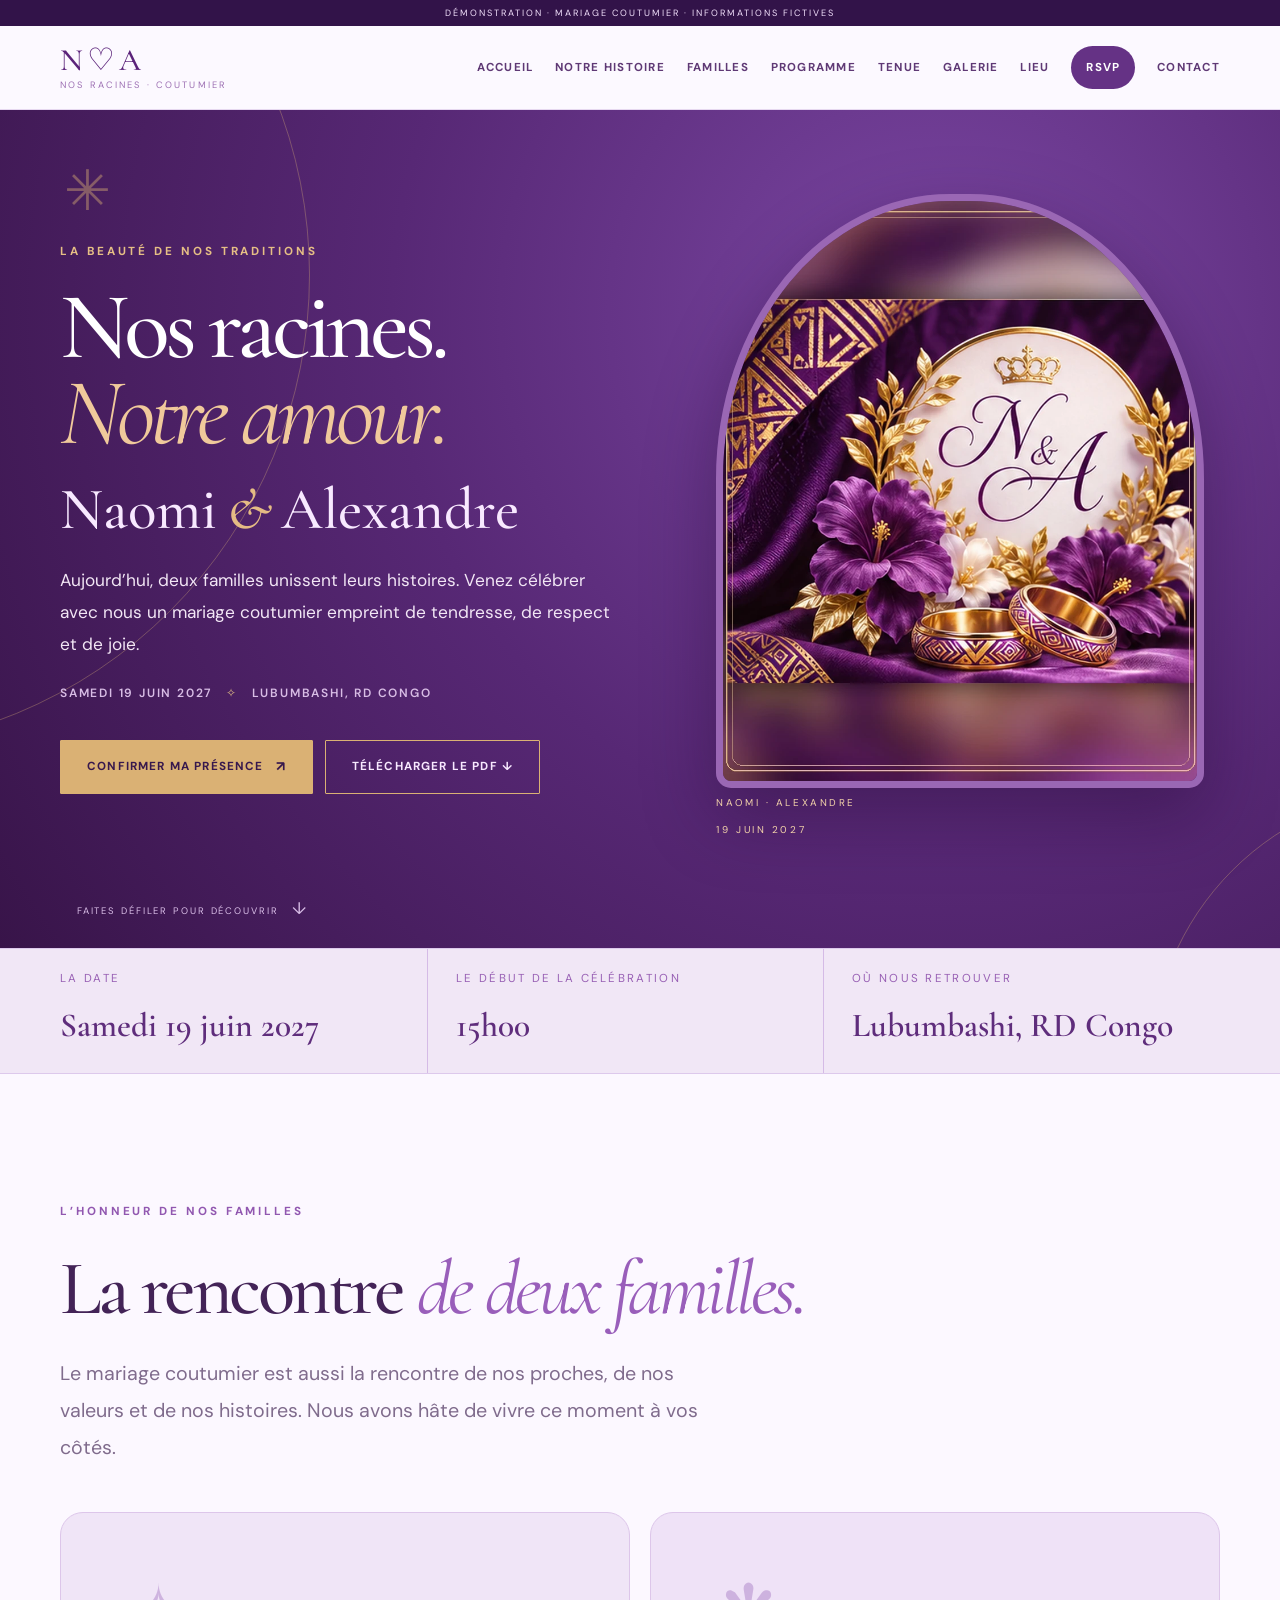
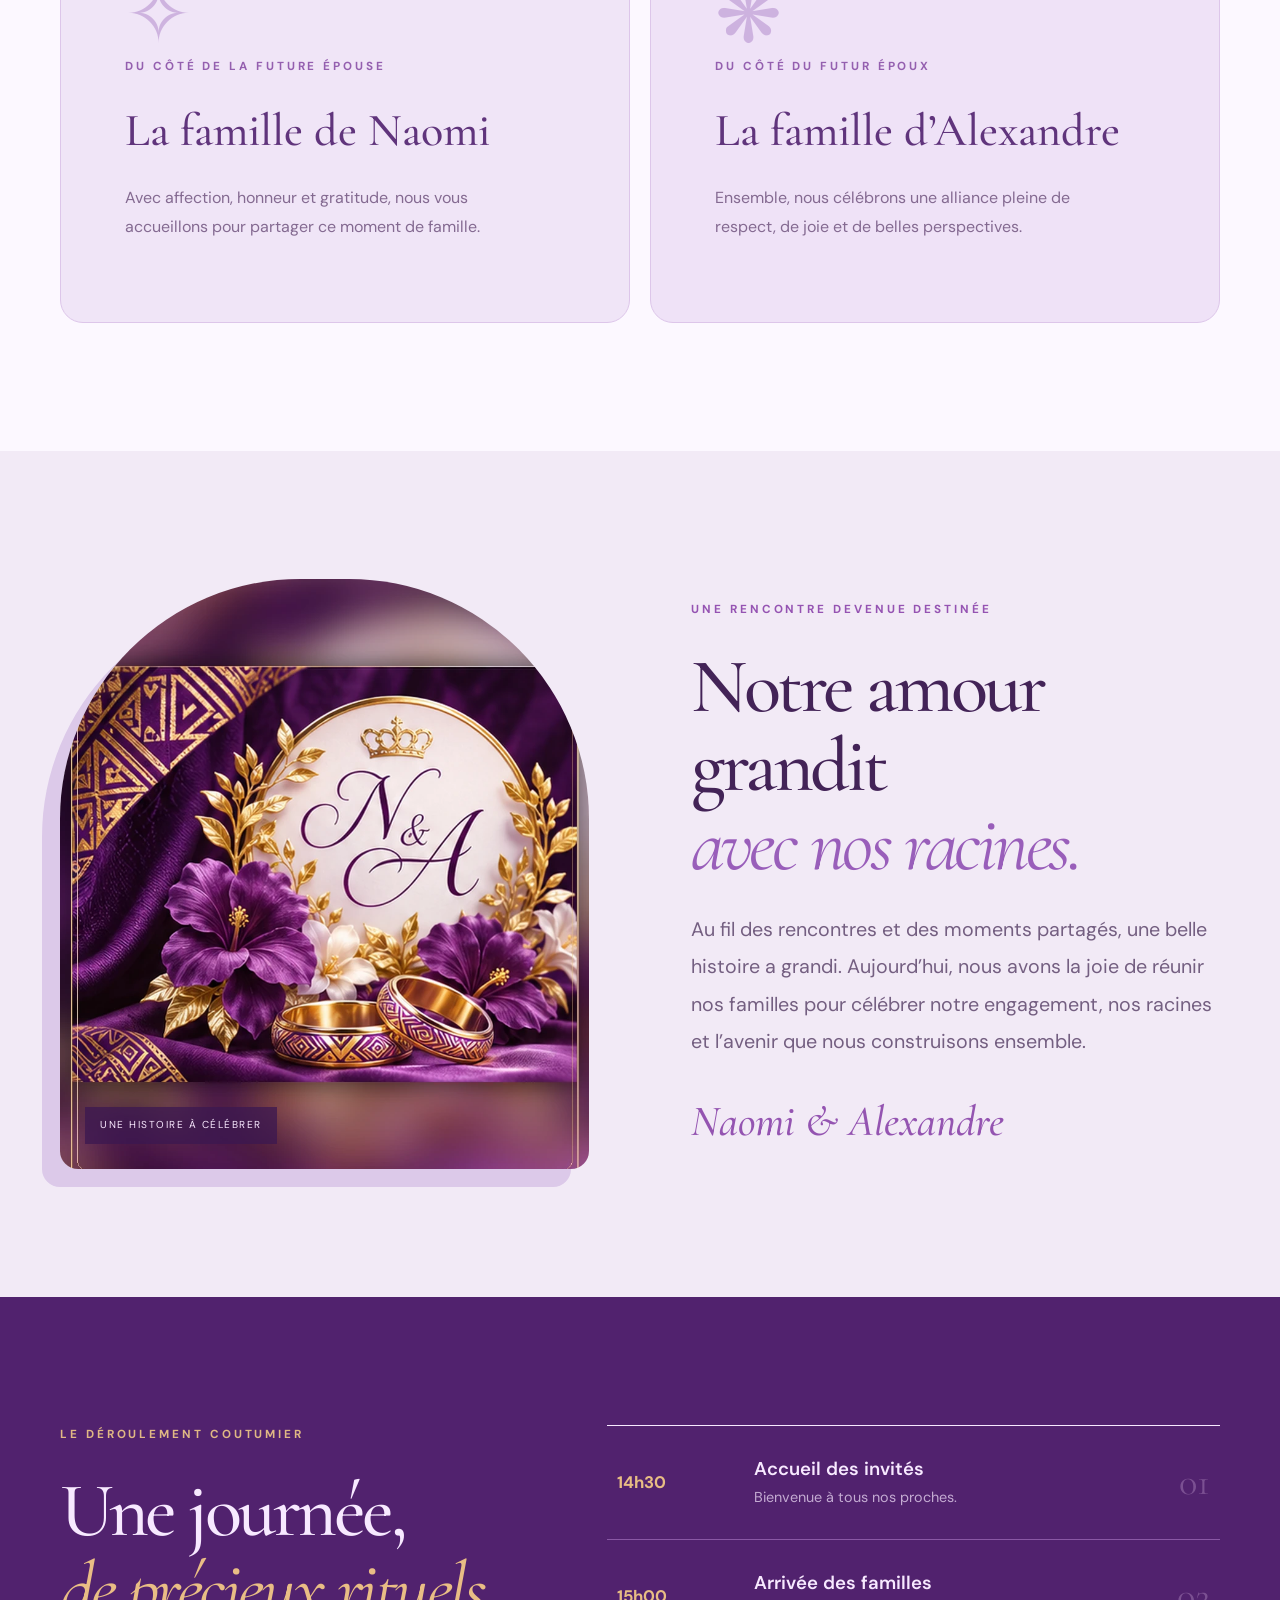
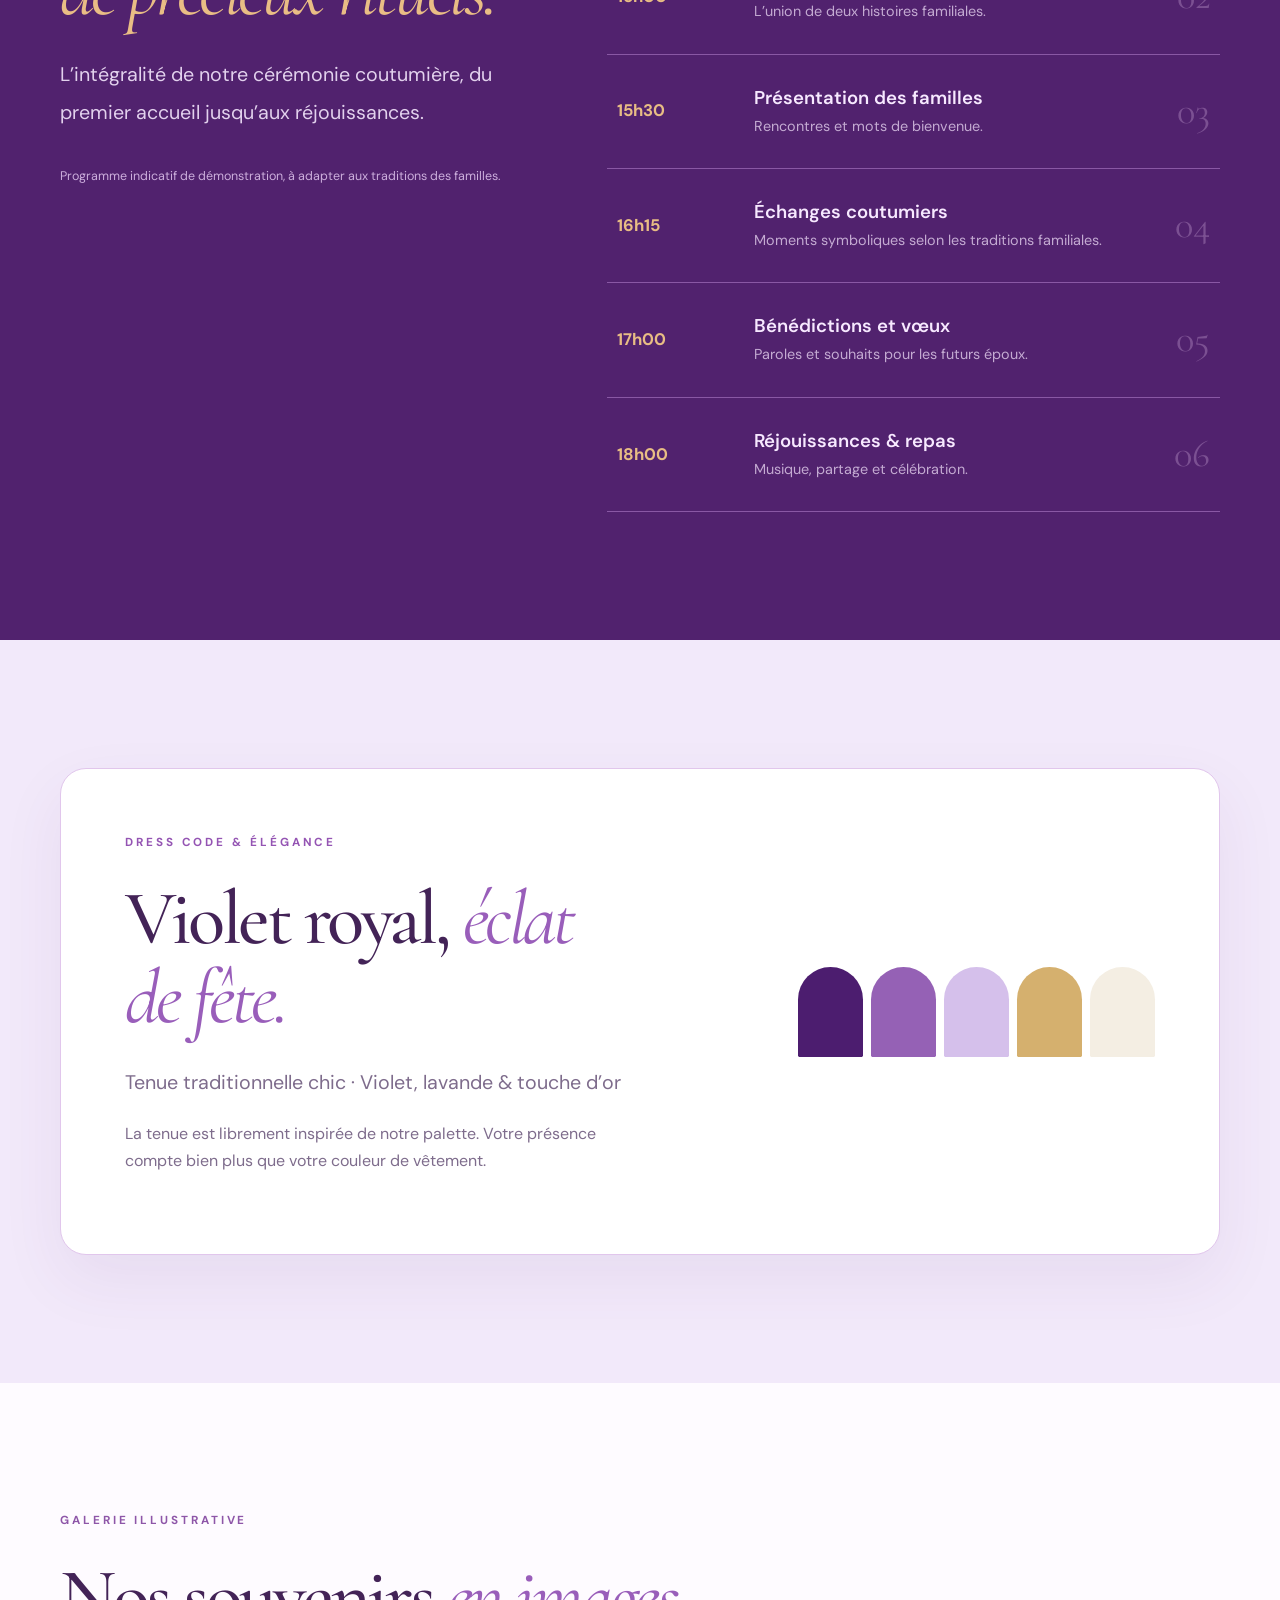
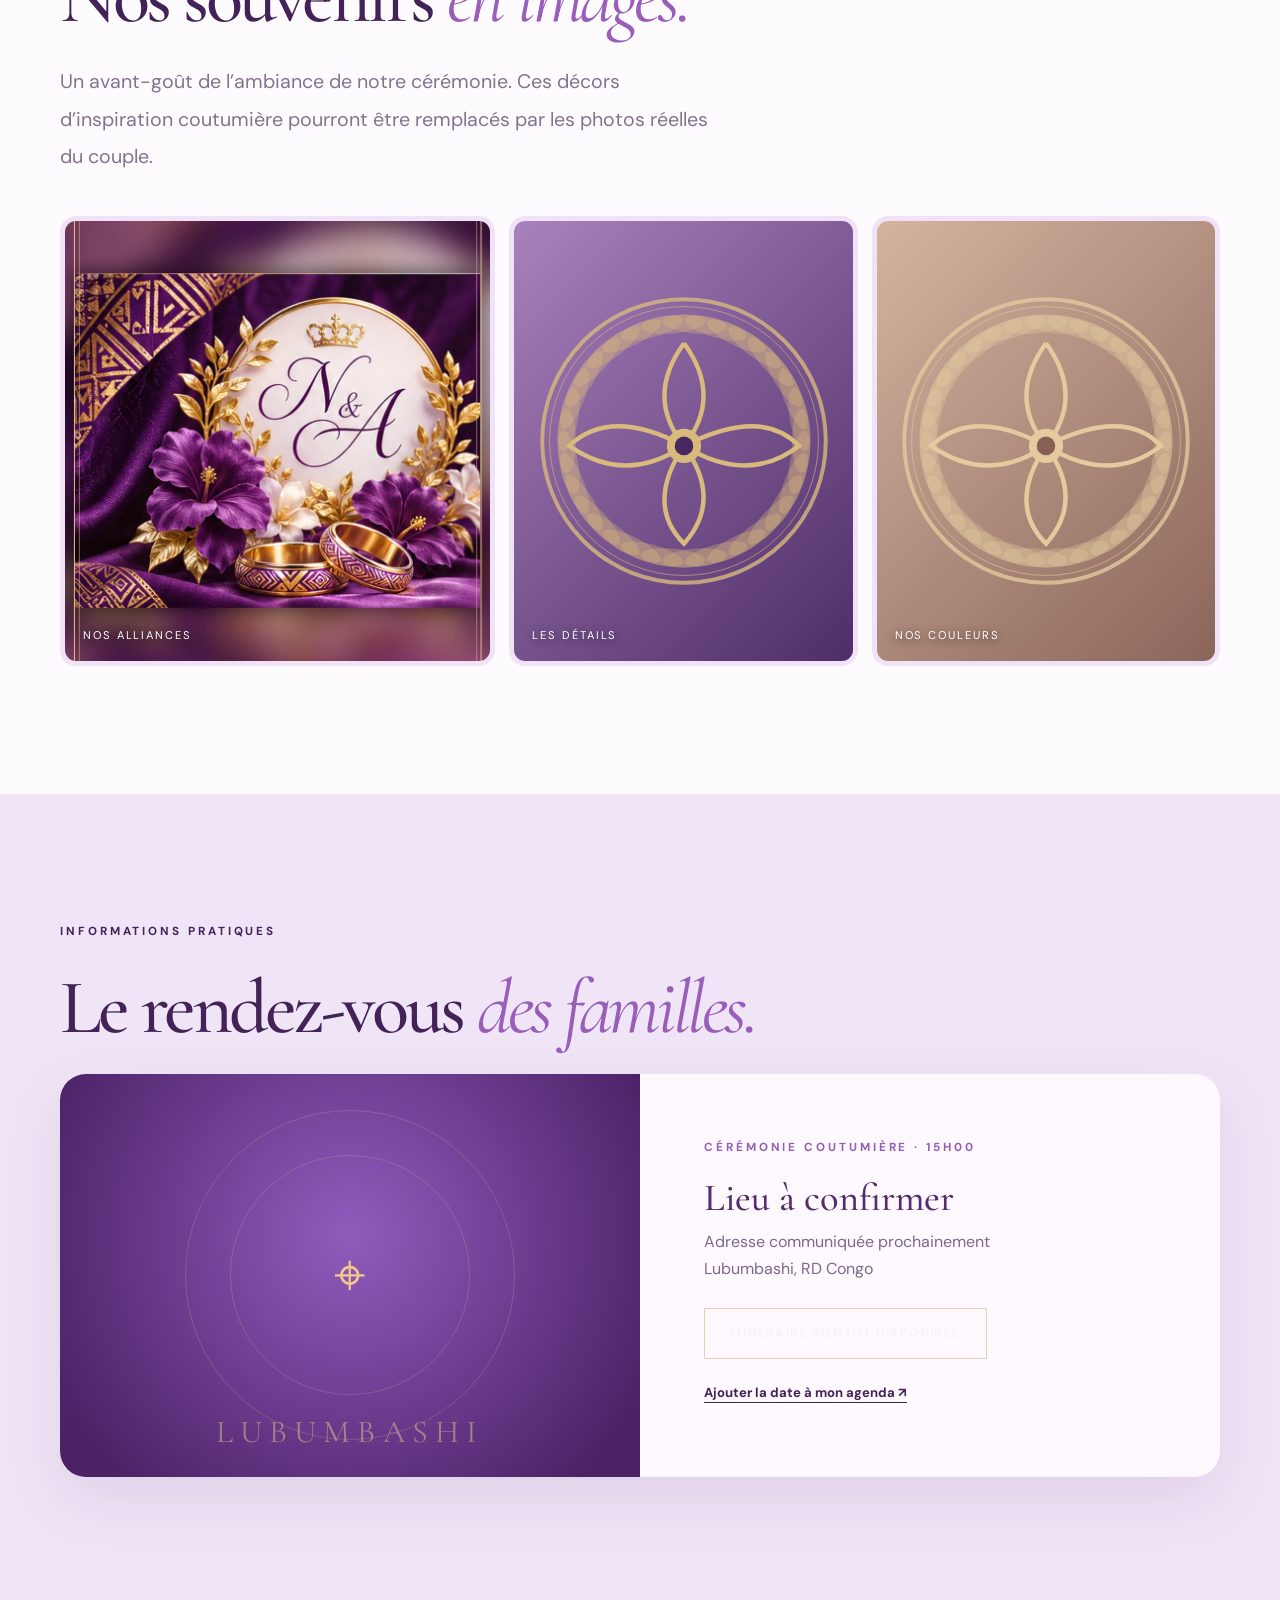
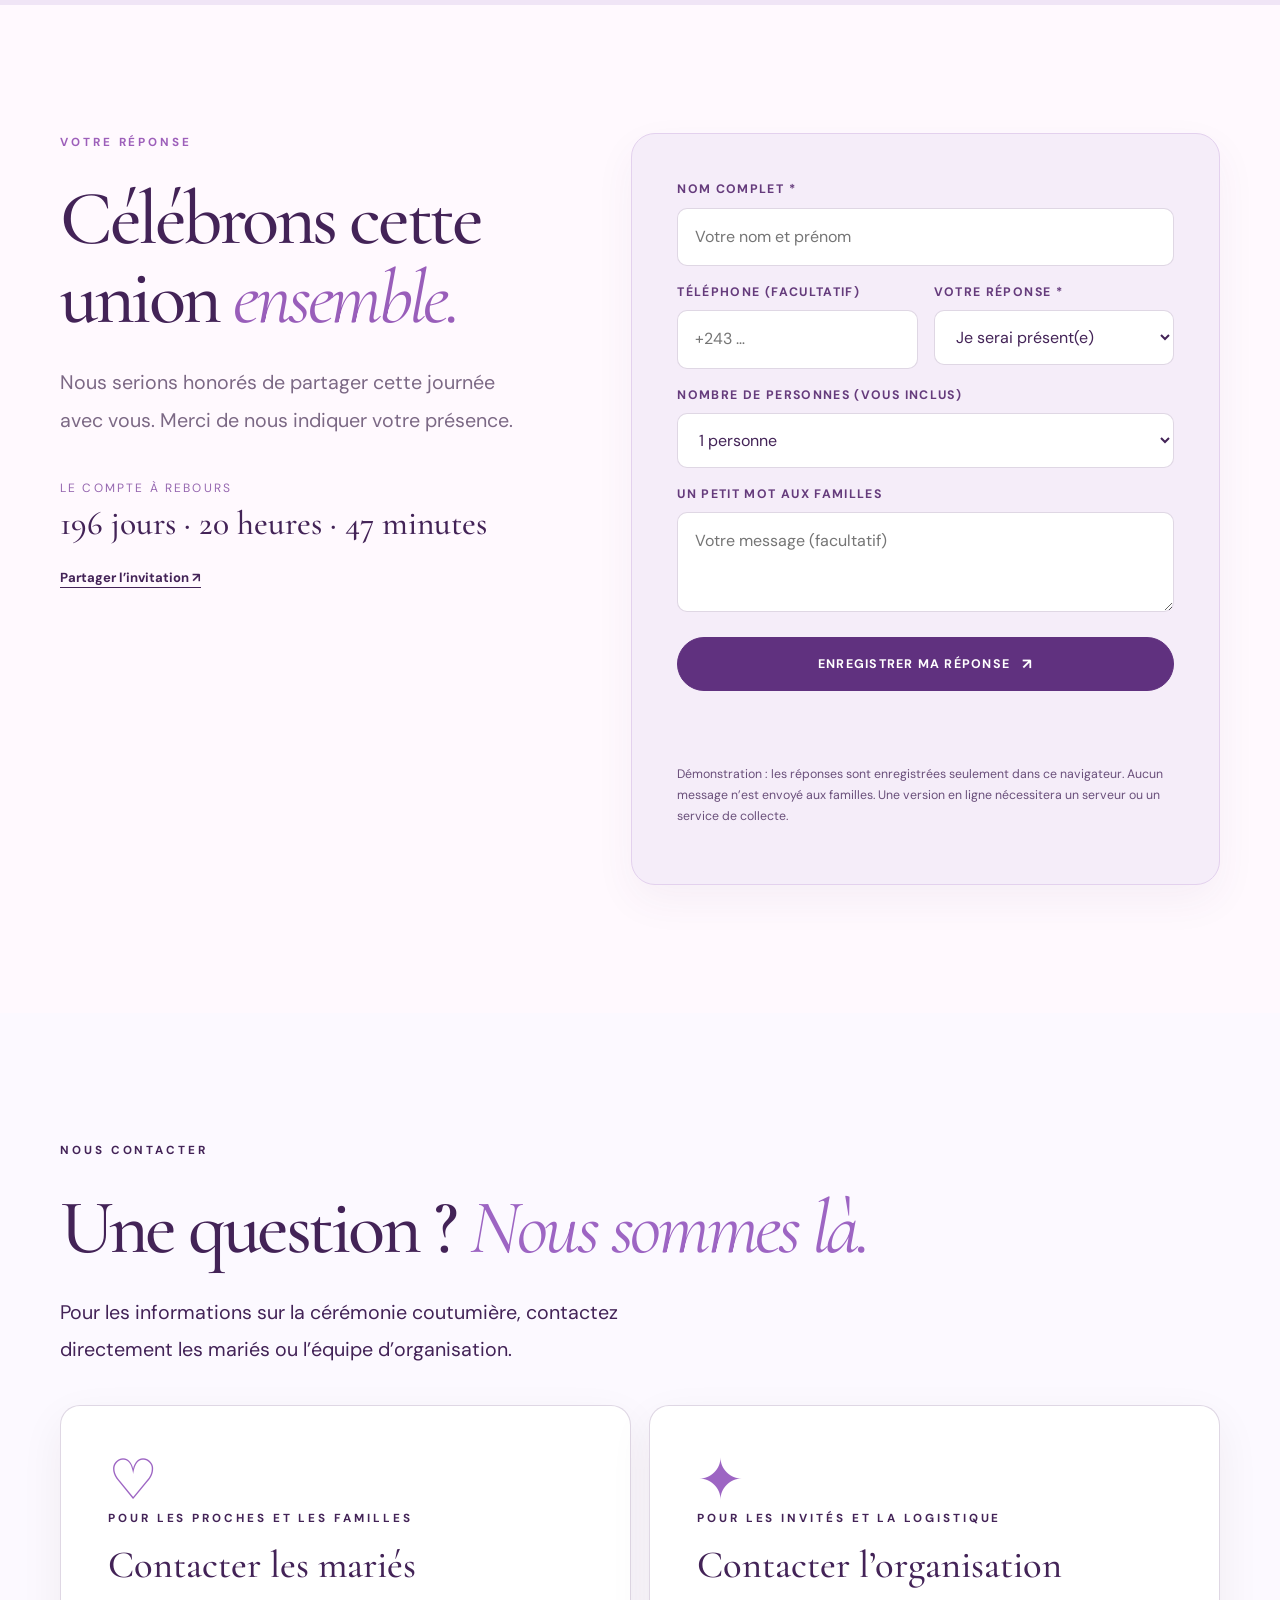
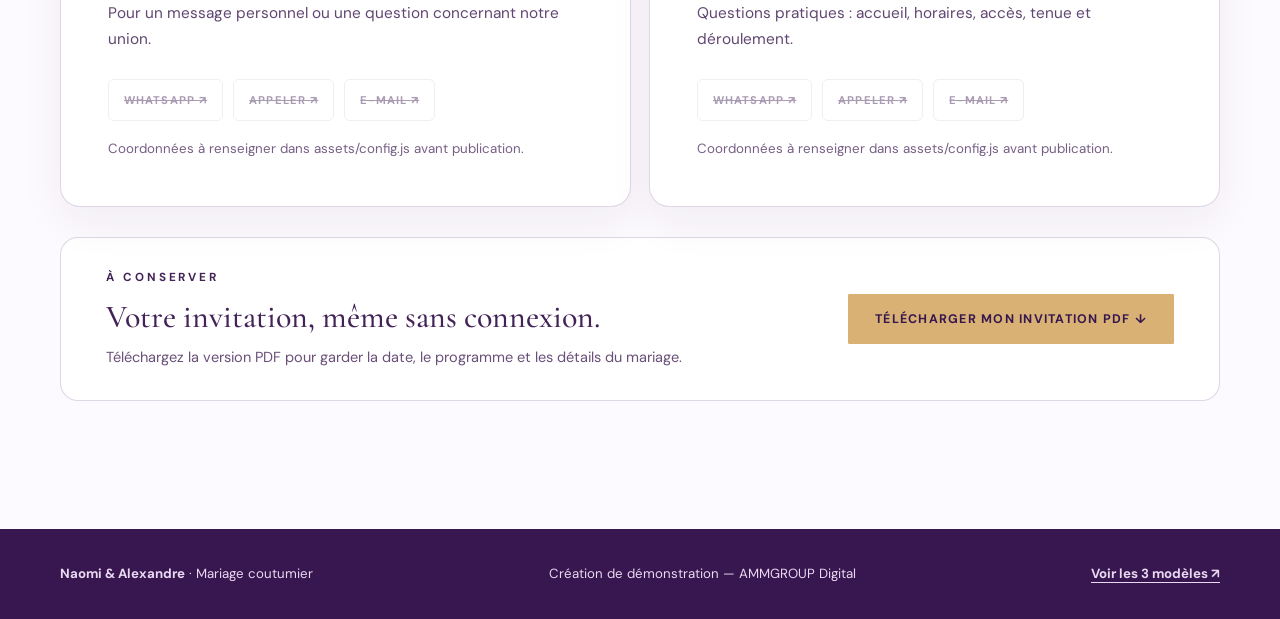
<file: violet/index.html>
<!doctype html><html lang="fr" data-theme="violet"><head><meta charset="utf-8"><meta name="viewport" content="width=device-width, initial-scale=1"><meta name="theme-color" content="#4C1D6F"><meta name="description" content="Invitation numérique de mariage coutumier — modèle de démonstration Nos Racines."><title>Naomi & Alexandre · Mariage coutumier — Nos Racines</title><link rel="stylesheet" href="../assets/base.css"><link rel="stylesheet" href="style.css"></head><body><div class="demo-ribbon">DÉMONSTRATION · MARIAGE COUTUMIER · INFORMATIONS FICTIVES</div><header class="nav-shell"><div class="wrap nav-row"><a class="brand" href="#accueil" aria-label="Accueil de l’invitation"><strong data-field="initials">N ♡ A</strong><small>Nos Racines · Coutumier</small></a><button type="button" class="menu-toggle" data-menu-button aria-controls="site-menu" aria-expanded="false" aria-label="Ouvrir le menu">☰</button><nav class="site-nav" id="site-menu" data-menu aria-label="Menu principal"><a href="#accueil">Accueil</a><a href="#histoire">Notre histoire</a><a href="#familles">Familles</a><a href="#programme">Programme</a><a href="#tenue">Tenue</a><a href="#galerie">Galerie</a><a href="#lieu">Lieu</a><a href="#rsvp" class="nav-rsvp">RSVP</a><a href="#contact">Contact</a></nav></div></header>
<main><section id="accueil" class="hero"><div class="hero-decoration" aria-hidden="true"><span>✳</span></div><div class="wrap hero-layout"><div class="hero-content"><span class="eyebrow hero-eyebrow">La beauté de nos traditions</span><h1 class="display">Nos racines.<br><em>Notre amour.</em></h1><div class="couple-lockup"><span data-field="bride">Naomi</span><span class="amp">&</span><span data-field="groom">Alexandre</span></div><p>Aujourd’hui, deux familles unissent leurs histoires. Venez célébrer avec nous un mariage coutumier empreint de tendresse, de respect et de joie.</p><span class="date-line"><span data-field="dateText">Samedi 19 juin 2027</span> <span class="date-divider">✧</span> <span data-field="city">Lubumbashi, RD Congo</span></span><div class="hero-actions"><a href="#rsvp" class="btn btn-primary">Confirmer ma présence <span class="arrow">↗</span></a><a href="../pdf/invitation-violet.pdf" download="invitation-coutumiere-violet.pdf" class="btn btn-outline" data-pdf-download>Télécharger le PDF ↓</a></div></div><div class="hero-art"><div class="arch-frame"><img src="../assets/union-violet.webp" alt="Alliances et ornements du mariage coutumier, visuel artistique" fetchpriority="high"></div><span class="art-caption">NAOMI · ALEXANDRE<br>19 JUIN 2027</span></div></div><div class="hero-bottom" aria-hidden="true">FAITES DÉFILER POUR DÉCOUVRIR <span>↓</span></div></section>
<section class="details-bar" aria-label="Informations essentielles"><div class="wrap info-strip"><div class="info-item"><span class="label">La date</span><strong data-field="dateText">Samedi 19 juin 2027</strong></div><div class="info-item"><span class="label">Le début de la célébration</span><strong data-field="timeText">15h00</strong></div><div class="info-item"><span class="label">Où nous retrouver</span><strong data-field="city">Lubumbashi, RD Congo</strong></div></div></section>
<section id="familles" class="section family-section"><div class="wrap" data-reveal><div class="section-heading"><span class="eyebrow">L’honneur de nos familles</span><h2 class="section-title">La rencontre <em>de deux familles.</em></h2><p class="lead">Le mariage coutumier est aussi la rencontre de nos proches, de nos valeurs et de nos histoires. Nous avons hâte de vivre ce moment à vos côtés.</p></div><div class="family-grid"><article class="family-card"><span class="symbol" aria-hidden="true">✧</span><span class="eyebrow">Du côté de la future épouse</span><h3 data-field="familyBride">La famille de Naomi</h3><p>Avec affection, honneur et gratitude, nous vous accueillons pour partager ce moment de famille.</p></article><article class="family-card"><span class="symbol" aria-hidden="true">❋</span><span class="eyebrow">Du côté du futur époux</span><h3 data-field="familyGroom">La famille d’Alexandre</h3><p>Ensemble, nous célébrons une alliance pleine de respect, de joie et de belles perspectives.</p></article></div></div></section>
<section id="histoire" class="section story-section"><div class="wrap story-grid"><div class="story-photo" data-reveal><img src="../assets/union-violet.webp" alt="Composition élégante d’alliances, fleurs et éléments traditionnels du mariage" loading="lazy"><span class="photo-note">UNE HISTOIRE À CÉLÉBRER</span></div><div class="story-copy" data-reveal><span class="eyebrow">Une rencontre devenue destinée</span><h2 class="section-title">Notre amour grandit<br><em>avec nos racines.</em></h2><p class="lead" data-field="story">Au fil des rencontres et des moments partagés, une belle histoire a grandi.</p><span class="sign-off" data-field="couple">Naomi & Alexandre</span></div></div></section>
<section id="programme" class="section program-section"><div class="wrap program-layout"><div class="program-intro" data-reveal><span class="eyebrow">Le déroulement coutumier</span><h2 class="section-title">Une journée,<br><em>de précieux rituels.</em></h2><p class="lead">L’intégralité de notre cérémonie coutumière, du premier accueil jusqu’aux réjouissances.</p><p class="fine-print">Programme indicatif de démonstration, à adapter aux traditions des familles.</p></div><div class="agenda" data-agenda data-reveal aria-label="Programme de la cérémonie"></div></div></section>
<section id="tenue" class="section dress-section"><div class="wrap"><div class="dress-card" data-reveal><div><span class="eyebrow">Dress code & élégance</span><h2 class="section-title">Violet royal, <em>éclat de fête.</em></h2><p class="lead" data-field="dressCode">Tenue traditionnelle chic · Violet, lavande & touche d’or</p><p>La tenue est librement inspirée de notre palette. Votre présence compte bien plus que votre couleur de vêtement.</p></div><div class="dress-swatches" aria-label="Palette de couleurs : violet, lavande, or, ivoire"><i style="background:#4C1D6F"></i><i style="background:#9561B5"></i><i style="background:#D5C0EB"></i><i style="background:#D5B06E"></i><i style="background:#F4EEE3"></i></div></div></div></section>
<section id="galerie" class="section gallery-section"><div class="wrap"><div data-reveal><span class="eyebrow">Galerie illustrative</span><h2 class="section-title">Nos souvenirs <em>en images.</em></h2><p class="lead">Un avant-goût de l’ambiance de notre cérémonie. Ces décors d’inspiration coutumière pourront être remplacés par les photos réelles du couple.</p></div><div class="gallery-grid" data-reveal><button type="button" class="gallery-frame" data-gallery-image aria-label="Agrandir la composition des alliances"><img src="../assets/union-violet.webp" alt="Alliances et ornements coutumiers, photographie de démonstration" loading="lazy"><span>Nos alliances</span></button><button type="button" class="gallery-frame" data-gallery-image aria-label="Agrandir les motifs floraux"><img src="../assets/detail-2.svg" alt="Illustration de motifs floraux violets et or" loading="lazy"><span>Les détails</span></button><button type="button" class="gallery-frame" data-gallery-image aria-label="Agrandir la décoration"><img src="../assets/detail-1.svg" alt="Illustration de décoration florale et ivoire" loading="lazy"><span>Nos couleurs</span></button></div></div></section>
<section id="lieu" class="section venue-section"><div class="wrap"><div class="section-heading" data-reveal><span class="eyebrow">Informations pratiques</span><h2 class="section-title">Le rendez-vous <em>des familles.</em></h2></div><div class="location-card" data-reveal><div class="location-graphic" aria-hidden="true"><span class="ring"></span><span class="ring"></span><span class="pin">⌖</span><span class="location-watermark">LUBUMBASHI</span></div><div class="location-copy"><span class="eyebrow">Cérémonie coutumière · 15h00</span><h3 data-field="venue">Lieu à confirmer</h3><p><span data-field="address">Adresse communiquée prochainement</span><br><span data-field="city">Lubumbashi, RD Congo</span></p><a class="btn btn-outline" href="#lieu" data-map-link>Voir l’itinéraire ↗</a><button type="button" class="underlined-action" data-calendar>Ajouter la date à mon agenda ↗</button></div></div></div></section>
<section id="rsvp" class="section rsvp-section"><div class="wrap rsvp-shell"><div class="rsvp-intro" data-reveal><span class="eyebrow">Votre réponse</span><h2 class="section-title">Célébrons cette union <em>ensemble.</em></h2><p class="lead">Nous serions honorés de partager cette journée avec vous. Merci de nous indiquer votre présence.</p><p class="countdown-label">Le compte à rebours</p><p class="countdown" data-countdown>Calcul en cours…</p><button class="underlined-action" type="button" data-share>Partager l’invitation ↗</button></div><div data-reveal><p class="rsvp-saved" data-rsvp-saved hidden></p><form class="rsvp-form" data-rsvp-form><div><label for="name">Nom complet *</label><input id="name" name="name" autocomplete="name" placeholder="Votre nom et prénom" required maxlength="120"></div><div class="two-fields"><div><label for="phone">Téléphone (facultatif)</label><input id="phone" name="phone" autocomplete="tel" inputmode="tel" placeholder="+243 …" maxlength="30"></div><div><label for="presence">Votre réponse *</label><select id="presence" name="presence" required><option value="oui">Je serai présent(e)</option><option value="non">Je ne pourrai pas venir</option></select></div></div><div><label for="guests">Nombre de personnes (vous inclus)</label><select name="guests" id="guests"><option value="1">1 personne</option><option value="2">2 personnes</option><option value="3">3 personnes</option><option value="4">4 personnes</option></select></div><div><label for="message">Un petit mot aux familles</label><textarea id="message" name="message" maxlength="700" placeholder="Votre message (facultatif)"></textarea></div><button type="submit" class="btn btn-primary">Enregistrer ma réponse <span class="arrow">↗</span></button><p class="rsvp-status" data-rsvp-status role="status" aria-live="polite"></p><p class="rsvp-note">Démonstration : les réponses sont enregistrées seulement dans ce navigateur. Aucun message n’est envoyé aux familles. Une version en ligne nécessitera un serveur ou un service de collecte.</p></form></div></div></section>
<section id="contact" class="section contact-section"><div class="wrap"><div class="section-heading" data-reveal><span class="eyebrow">Nous contacter</span><h2 class="section-title">Une question ? <em>Nous sommes là.</em></h2><p class="lead">Pour les informations sur la cérémonie coutumière, contactez directement les mariés ou l’équipe d’organisation.</p></div><div class="contact-grid"><article class="contact-card" data-contact-card="couple"><span class="contact-symbol" aria-hidden="true">♡</span><span class="eyebrow">Pour les proches et les familles</span><h3>Contacter les mariés</h3><p class="contact-subtitle">Pour un message personnel ou une question concernant notre union.</p><div class="contact-actions"><a data-channel="whatsapp" class="btn btn-contact" target="_blank" rel="noopener noreferrer">WhatsApp ↗</a><a data-channel="phone" class="btn btn-contact">Appeler ↗</a><a data-channel="email" class="btn btn-contact">E-mail ↗</a></div><small class="contact-caption" data-contact-caption>Coordonnées en cours de configuration.</small></article><article class="contact-card" data-contact-card="organizer"><span class="contact-symbol" aria-hidden="true">✦</span><span class="eyebrow">Pour les invités et la logistique</span><h3>Contacter l’organisation</h3><p class="contact-subtitle">Questions pratiques : accueil, horaires, accès, tenue et déroulement.</p><div class="contact-actions"><a data-channel="whatsapp" class="btn btn-contact" target="_blank" rel="noopener noreferrer">WhatsApp ↗</a><a data-channel="phone" class="btn btn-contact">Appeler ↗</a><a data-channel="email" class="btn btn-contact">E-mail ↗</a></div><small class="contact-caption" data-contact-caption>Coordonnées en cours de configuration.</small></article></div><div class="download-banner"><div><span class="eyebrow">À conserver</span><strong>Votre invitation, même sans connexion.</strong><p>Téléchargez la version PDF pour garder la date, le programme et les détails du mariage.</p></div><a class="btn btn-primary" href="../pdf/invitation-violet.pdf" download="invitation-coutumiere-violet.pdf" data-pdf-download>Télécharger mon invitation PDF ↓</a></div></div></section>
</main><footer class="site-footer"><div class="wrap footer-inner"><span><strong data-field="couple">Naomi & Alexandre</strong> · Mariage coutumier</span><span>Création de démonstration — AMMGROUP Digital</span><a href="../index.html">Voir les 3 modèles ↗</a></div></footer><div class="lightbox" data-lightbox hidden role="dialog" aria-modal="true" aria-label="Agrandissement de l’illustration"><button type="button" data-lightbox-close aria-label="Fermer">×</button><img src="../assets/detail-1.svg" alt=""></div><script src="../assets/config.js"></script><script src="../assets/site.js"></script></body></html>
</file>
<file: assets/base.css>
@import url('https://fonts.googleapis.com/css2?family=DM+Sans:wght@400;500;600;700&family=Manrope:wght@400;500;600;700;800&family=Cormorant+Garamond:wght@400;500;600;700&family=Playfair+Display:wght@400;500;600;700&display=swap');
:root {font-synthesis:none;-webkit-font-smoothing:antialiased;scroll-behavior:smooth}
*,*::before,*::after{box-sizing:border-box}
html{scroll-padding-top:96px}
body{margin:0;min-width:320px;font-family:'DM Sans',system-ui,-apple-system,sans-serif;line-height:1.65}
body.lightbox-open{overflow:hidden}
button,input,select,textarea{font:inherit}
button{cursor:pointer}
a{text-decoration:none;color:inherit}
img{max-width:100%;height:auto;display:block}
button:focus-visible,a:focus-visible,input:focus-visible,select:focus-visible,textarea:focus-visible{outline:3px solid var(--accent);outline-offset:4px}
[hidden]{display:none!important}
::selection{background:var(--accent);color:white}
.wrap{width:min(1160px,calc(100% - 52px));margin-inline:auto}
.section{padding:clamp(75px,10vw,132px) 0;position:relative}
.eyebrow{display:block;font-size:.73rem;letter-spacing:.25em;text-transform:uppercase;font-weight:700}
.display{font-family:'Cormorant Garamond',Georgia,serif;font-weight:500;line-height:.92;letter-spacing:-.045em}
.section-title{font-family:'Cormorant Garamond',Georgia,serif;font-weight:500;letter-spacing:-.045em;font-size:clamp(3.25rem,6vw,5.8rem);line-height:1.03;margin:.35em 0 .35em}
.lead{font-size:clamp(1.06rem,1.8vw,1.23rem);line-height:1.9;max-width:660px}
.btn{min-height:50px;display:inline-flex;align-items:center;justify-content:center;gap:12px;border:1px solid transparent;border-radius:1px;padding:14px 26px;text-align:center;font-size:.78rem;letter-spacing:.1em;font-weight:700;text-transform:uppercase;transition:transform .2s,filter .2s,background .2s}
.btn:hover{transform:translateY(-2px);filter:brightness(1.07)}
.btn .arrow{font-size:1.2em}
.nav-shell{position:sticky;top:0;z-index:100;backdrop-filter:blur(18px);-webkit-backdrop-filter:blur(18px)}
.nav-row{display:flex;align-items:center;justify-content:space-between;gap:20px;min-height:83px}
.brand{display:inline-flex;flex-direction:column;line-height:1.1;gap:4px;white-space:nowrap}
.brand strong{font:500 1.95rem/1 'Cormorant Garamond',Georgia,serif;letter-spacing:-.05em}
.brand small{font-size:.58rem;letter-spacing:.23em;text-transform:uppercase}
.site-nav{display:flex;align-items:center;gap:clamp(12px,1.7vw,25px)}
.site-nav a{font-size:.72rem;text-transform:uppercase;letter-spacing:.11em;font-weight:700;transition:opacity .2s;white-space:nowrap}
.site-nav a:hover{opacity:.62}
.menu-toggle{display:none;border:1px solid currentColor;background:transparent;color:inherit;width:42px;height:42px;font-size:1.4rem;align-items:center;justify-content:center}
.hero{overflow:hidden;position:relative}
.hero-actions{display:flex;gap:12px;flex-wrap:wrap;margin-top:35px}
.info-strip{display:grid;grid-template-columns:repeat(3,minmax(0,1fr));gap:28px}
.info-item{padding:20px 0}
.info-item .label{font-size:.72rem;text-transform:uppercase;letter-spacing:.2em;margin-bottom:10px;display:block}
.info-item strong{font-family:'Cormorant Garamond',Georgia,serif;font-size:clamp(1.55rem,2.7vw,2.1rem);font-weight:600;display:block}
.story-grid{display:grid;grid-template-columns:1fr 1fr;gap:clamp(45px,8vw,110px);align-items:center}
.story-photo{position:relative}
.story-photo img{width:100%;height:clamp(390px,48vw,590px);object-fit:cover}
.family-grid{display:grid;grid-template-columns:repeat(2,minmax(0,1fr));gap:20px;margin-top:45px}
.family-card{padding:clamp(35px,5vw,64px);position:relative;overflow:hidden}
.family-card .symbol{font:500 5rem/1 'Cormorant Garamond',serif;opacity:.5}
.family-card h3{font:500 clamp(2rem,3.6vw,3rem)/1.15 'Cormorant Garamond',serif;margin:.6em 0}
.family-card p{max-width:370px;line-height:1.8}
.agenda{display:flex;flex-direction:column;margin-top:38px}
.agenda-item{display:grid;grid-template-columns:112px 1fr 70px;align-items:center;gap:25px;padding:25px 10px;border-bottom:1px solid currentColor}
.agenda-item:first-child{border-top:1px solid currentColor}
.agenda-time{font-size:1.05rem;font-weight:700;font-variant-numeric:tabular-nums}
.agenda-copy h3{font-size:1.16rem;font-weight:600;line-height:1.3;margin:0 0 5px}
.agenda-copy p{font-size:.9rem;line-height:1.55;margin:0;opacity:.78}
.agenda-index{font-family:'Cormorant Garamond',serif;font-size:2.4rem;opacity:.35;text-align:right}
.gallery-grid{display:grid;grid-template-columns:1.25fr 1fr 1fr;gap:14px;margin-top:40px}
.gallery-frame{background:transparent;padding:0;border:0;overflow:hidden;position:relative}
.gallery-frame img{width:100%;height:400px;object-fit:cover;transition:transform .5s}
.gallery-frame:hover img{transform:scale(1.035)}
.gallery-frame span{position:absolute;bottom:16px;left:18px;color:white;font-size:.7rem;letter-spacing:.17em;text-transform:uppercase;text-shadow:0 2px 9px rgba(0,0,0,.7)}
.dress-card{padding:clamp(36px,5vw,72px);display:grid;grid-template-columns:1fr 1fr;gap:35px;align-items:center}
.dress-swatches{display:flex;justify-content:flex-end;gap:8px}
.dress-swatches i{display:block;height:90px;width:65px;border-radius:70px 70px 3px 3px}
.location-card{display:grid;grid-template-columns:1fr 1fr;gap:0;overflow:hidden}
.location-graphic{min-height:340px;display:grid;place-items:center;position:relative;overflow:hidden}
.location-graphic .ring{border:1px solid currentColor;width:240px;height:240px;border-radius:100%;position:absolute;opacity:.2}
.location-graphic .ring:nth-child(2){width:330px;height:330px}
.location-graphic .pin{font-size:3.5rem;z-index:1}
.location-copy{padding:clamp(40px,5vw,70px);display:flex;flex-direction:column;justify-content:center;align-items:flex-start}
.location-copy h3{font:500 2.4rem/1.1 'Cormorant Garamond',serif;margin:20px 0 10px}
.location-copy p{margin:0 0 26px;max-width:420px}
a[aria-disabled="true"]{cursor:not-allowed;opacity:.58;pointer-events:none}
.rsvp-shell{display:grid;grid-template-columns:.9fr 1.1fr;gap:clamp(40px,7vw,100px);align-items:start}
.rsvp-form{display:grid;gap:16px}
.rsvp-form label{font-size:.77rem;font-weight:700;letter-spacing:.11em;text-transform:uppercase;display:block;margin-bottom:8px}
.rsvp-form input,.rsvp-form select,.rsvp-form textarea{padding:15px 17px;width:100%;border:1px solid var(--line);background:var(--input);color:var(--text);border-radius:0;outline-offset:2px}
.rsvp-form textarea{min-height:100px;resize:vertical}
.rsvp-form .two-fields{display:grid;grid-template-columns:1fr 1fr;gap:16px}
.rsvp-form .btn{width:100%}
.rsvp-note{font-size:.77rem;line-height:1.7;opacity:.78}
.rsvp-status{font-size:.9rem;line-height:1.5}
.rsvp-status[data-state="success"]{border-left:3px solid #298263;padding:10px 15px}
.rsvp-status[data-state="error"]{border-left:3px solid #B04B41;padding:10px 15px}
.rsvp-saved{padding:12px 15px;font-size:.86rem;border:1px solid var(--line);margin-bottom:5px}
.footer-inner{display:flex;align-items:center;justify-content:space-between;gap:20px;padding:34px 0;font-size:.83rem}
.footer-inner a{font-weight:700;text-decoration:underline;text-underline-offset:4px}
.lightbox{position:fixed;z-index:9999;inset:0;background:rgba(0,0,0,.93);display:grid;place-items:center;padding:60px 20px 25px}
.lightbox img{max-height:90vh;max-width:min(100%,900px);object-fit:contain}
.lightbox button{position:absolute;top:15px;right:20px;background:transparent;color:white;border:1px solid #777;border-radius:50%;width:44px;height:44px;font-size:1.4rem}
.will-reveal{opacity:0;transform:translateY(25px);transition:opacity .8s,transform .8s}
.will-reveal.appeared{opacity:1;transform:none}
@media(max-width:1060px){.site-nav{gap:12px}.site-nav a{font-size:.65rem}}
@media(max-width:900px){
 .nav-shell{backdrop-filter:blur(25px)}
 .menu-toggle{display:flex}
 .site-nav{position:absolute;top:100%;left:0;right:0;background:var(--nav-bg);color:var(--text);display:none;flex-direction:column;align-items:stretch;padding:18px 26px 26px;box-shadow:0 15px 22px rgba(0,0,0,.13);gap:0;border-bottom:1px solid var(--line)}
 .site-nav.is-open{display:flex}
 .site-nav a{padding:14px 5px;font-size:.78rem;border-bottom:1px solid var(--line)}
 .site-nav a:last-child{border:0}
 .story-grid,.rsvp-shell{grid-template-columns:1fr}
 .story-photo{max-width:600px}
 .gallery-frame img{height:315px}
}
@media(max-width:650px){
 .wrap{width:min(100% - 34px,560px)}
 .section{padding:75px 0}
 .nav-row{min-height:70px}
 .brand strong{font-size:1.6rem}
 .hero-actions{flex-direction:column;align-items:stretch}
 .info-strip{grid-template-columns:1fr;gap:0}
 .info-item{padding:17px 0;border-bottom:1px solid var(--line)}
 .family-grid,.dress-card,.location-card{grid-template-columns:1fr}
 .family-grid{gap:12px}
 .gallery-grid{grid-template-columns:1fr 1fr}
 .gallery-frame:first-child{grid-column:1/-1}
 .gallery-frame img{height:220px}
 .gallery-frame:first-child img{height:330px}
 .agenda-item{grid-template-columns:62px 1fr 24px;gap:12px;padding:20px 0}
 .agenda-time{font-size:.9rem}.agenda-copy h3{font-size:1rem}.agenda-copy p{font-size:.8rem}.agenda-index{font-size:1.4rem}
 .dress-swatches{justify-content:flex-start}
 .location-graphic{min-height:250px}
 .rsvp-form .two-fields{grid-template-columns:1fr}
 .footer-inner{flex-direction:column;text-align:center}
}
@media(prefers-reduced-motion:reduce){*,*::before,*::after{scroll-behavior:auto!important;transition:none!important;animation:none!important}.will-reveal{opacity:1;transform:none}}

/* Contact & PDF (commun aux trois expériences) */
.contact-section{background:var(--bg);color:var(--text)}
.contact-section .section-heading{max-width:850px;margin-bottom:37px}
.contact-section .section-title em{font-weight:400;color:var(--accent)}
.contact-grid{display:grid;grid-template-columns:1fr 1fr;gap:18px}
.contact-card{background:var(--input);border:1px solid var(--line);border-radius:20px;padding:clamp(25px,4vw,47px);box-shadow:0 15px 45px rgba(45,26,26,.06)}
.contact-symbol{font:500 3.5rem/1 'Cormorant Garamond',Georgia,serif;color:var(--accent)}
.contact-card h3{font:500 clamp(1.9rem,3vw,2.7rem)/1.1 'Cormorant Garamond',Georgia,serif;margin:15px 0}
.contact-subtitle{min-height:58px;opacity:.84;font-size:.96rem}
.contact-actions{display:flex;gap:10px;flex-wrap:wrap;margin-top:20px}
.btn-contact{min-height:42px;padding:10px 15px;border:1px solid var(--line);background:transparent;color:var(--text);font-size:.7rem;border-radius:6px}
.contact-caption{display:block;margin-top:18px;opacity:.73;line-height:1.5}
.contact-actions a[aria-disabled="true"]{opacity:.45;pointer-events:none;cursor:not-allowed;text-decoration:line-through}
.download-banner{display:flex;align-items:center;justify-content:space-between;gap:32px;margin-top:30px;padding:30px clamp(25px,4vw,45px);border:1px solid var(--line);border-radius:18px;background:var(--input)}
.download-banner strong{display:block;font:500 2rem/1.2 'Cormorant Garamond',serif;margin:10px 0}
.download-banner p{font-size:.91rem;margin:0;opacity:.8}
.download-banner .btn{flex-shrink:0;max-width:100%}
.hero-actions .btn{font-size:.73rem}
@media(max-width:720px){.contact-grid{grid-template-columns:1fr}.contact-subtitle{min-height:0}.download-banner{display:block}.download-banner .btn{margin-top:22px;width:100%}}
</file>
<file: cinema/style.css>
:root{--bg:#151515;--text:#F3EDE4;--muted:#B1A398;--accent:#DBA97A;--line:rgba(234,212,191,.22);--input:#252523;--nav-bg:#211F1C}
body{color:var(--text);background:#151515;font-family:'Manrope',system-ui,sans-serif}
.demo-ribbon{background:#BB8E61;color:#241A16;text-align:center;font-size:.57rem;letter-spacing:.22em;line-height:2;padding:4px 10px;font-weight:800}
.nav-shell{background:rgba(19,18,17,.92);border-bottom:1px solid #494039}
.brand strong{font:600 1.9rem 'Cormorant Garamond',serif;color:#DFC6A7}.brand small{color:#BCA58D}
.nav-rsvp{border:1px solid #C99F76;padding:10px 13px;color:#E5BC8E}
.hero{background:#1B1A18}
.hero::after{content:"";position:absolute;z-index:0;inset:0;background:linear-gradient(90deg,#191817 0%,rgba(25,24,23,.98) 29%,rgba(25,24,23,.24) 84%);pointer-events:none}
.hero-layout{min-height:790px;display:grid;grid-template-columns:1.14fr .86fr;align-items:center;gap:15px;padding:70px 0}
.hero-art{position:absolute;inset:0 0 0 46%;padding:0;z-index:0}
.arch-frame{width:100%;height:100%;max-width:none}
.arch-frame img{width:100%;height:100%;object-fit:cover;object-position:center 32%;filter:saturate(.58) contrast(1.08)}
.hero-content{position:relative;z-index:3;padding:26px 0;max-width:775px}
.hero .eyebrow{color:#CBA47B}
.hero .display{font-family:'Playfair Display',serif;font-weight:400;font-size:clamp(3.75rem,6.3vw,7.8rem);letter-spacing:-.065em;line-height:1.09;margin:23px 0 28px}
.hero .display em{font-weight:400;color:#DEB389}
.couple-lockup{font-family:'Cormorant Garamond',serif;font-size:clamp(2.2rem,4vw,4rem);letter-spacing:-.03em;color:#F0D7BA}
.couple-lockup .amp{color:#C39267;font-style:italic;margin:0 9px}
.hero-content>p{font-size:1.06rem;max-width:520px;color:#D0C4B8;line-height:1.85;margin:24px 0}
.date-line{display:block;color:#DAB487;letter-spacing:.16em;font-size:.75rem;text-transform:uppercase;font-weight:700}
.date-divider{margin-inline:11px}
.btn-primary{background:#C99D72;border-color:#C99D72;color:#151515}
.btn-outline{background:rgba(25,25,25,.3);border-color:#A78A70;color:#EED6BA}
.hero-decoration{position:absolute;top:20px;left:38px;font-size:4rem;color:#CCA475;opacity:.25}
.hero-bottom{position:absolute;z-index:5;bottom:30px;left:6%;color:#CEB99E;font-size:.65rem;letter-spacing:.2em}
.art-caption{position:absolute;z-index:2;bottom:35px;right:7%;font-size:.62rem;letter-spacing:.2em;color:#FFF4E5;text-align:right;line-height:2}
.details-bar{background:#292622;border-block:1px solid #4C443D}
.info-item:not(:last-child){border-right:1px solid #584A3E}
.info-item .label{color:#C19E7A}.info-item strong{color:#F1E2D1}
.story-section{background:#E7DDD0;color:#262420}
.story-section .story-photo img{border-radius:4px;filter:saturate(.6);box-shadow:22px 22px 0 #D5C3B0}
.photo-note{position:absolute;bottom:20px;left:20px;padding:12px 20px;background:#161616;color:#DDBB97;letter-spacing:.2em;font-size:.65rem}
.story-section .eyebrow{color:#946943}.story-copy .section-title{font-family:'Playfair Display',serif;letter-spacing:-.05em;font-size:clamp(2.9rem,5vw,5.3rem)}
.story-section .section-title em{color:#9C6F4A}.story-copy .lead{color:#625549}
.sign-off{display:block;font:italic 2.7rem 'Cormorant Garamond',serif;color:#88654C;margin-top:33px}
.gallery-section{background:#1D1C1A}
.gallery-section .eyebrow{color:#D1A87B}.gallery-section .section-title{font-family:'Playfair Display',serif;letter-spacing:-.05em}
.gallery-section .section-title em{color:#D6AD85}
.gallery-section .lead{color:#BCB0A4}
.gallery-grid{gap:8px}
.gallery-frame img{height:470px;filter:saturate(.68)}
.family-section{background:#27231F}
.family-section .eyebrow{color:#CCA780}.family-section .section-title{font-family:'Playfair Display',serif;letter-spacing:-.05em}
.family-section .section-title em{color:#D6AD85}
.family-section .lead{color:#C8BEB2}
.family-card{background:#352E29;border:1px solid #66513F;min-height:340px}
.family-card:nth-child(2){background:#46382E}
.family-card .symbol{color:#C49E78}
.family-card h3{color:#F4E0C9}.family-card p{color:#CCB7A5}
.program-section{background:#EDE5DA;color:#2D2925}
.program-layout{display:grid;grid-template-columns:.85fr 1.15fr;gap:80px}
.program-intro{position:sticky;top:140px;align-self:start}
.program-section .eyebrow{color:#996E4D}.program-section .section-title{font-family:'Playfair Display',serif;letter-spacing:-.05em}
.program-section .section-title em{color:#A7764C}
.program-section .lead{color:#6B5B50}
.fine-print{font-size:.78rem;color:#827568;margin-top:35px}
.agenda{margin-top:0}.agenda-item{border-color:#C8B6A2}.agenda-time{color:#976C48}.agenda-index{color:#987451}
.venue-section{background:#211E1B}
.venue-section .eyebrow{color:#CFA780}.venue-section .section-title{font-family:'Playfair Display',serif;letter-spacing:-.05em}
.venue-section .section-title em{color:#D4AB81}
.location-card{background:#342B25}
.location-graphic{background:radial-gradient(circle at 55% 35%,#9B785C,#302721 85%);color:#D3AC80}
.location-watermark{position:absolute;bottom:15px;opacity:.37;font:500 2rem 'Cormorant Garamond',serif;letter-spacing:.26em}
.location-copy .eyebrow{color:#C29A75}.location-copy h3{color:#E9CCAA}.location-copy p{color:#D5C5B6}
.underlined-action{border:0;background:transparent;padding:10px 0;display:inline-block;text-decoration:underline;text-underline-offset:5px;font-size:.82rem;font-weight:700;color:inherit;cursor:pointer;margin-top:13px}
.dress-section{background:#312B25}
.dress-card{background:#26221F;border:1px solid #7A5B40}
.dress-card .eyebrow{color:#D5AC81}.dress-card .section-title{font-family:'Playfair Display',serif;letter-spacing:-.05em}.dress-card .section-title em{color:#D7B28A}
.dress-card p{color:#D6C4B5}
.rsvp-section{background:#E6DCCF;color:#2C2926}
.rsvp-section .eyebrow{color:#9C734D}.rsvp-section .section-title{font-family:'Playfair Display',serif;letter-spacing:-.05em}.rsvp-section .section-title em{color:#9A6F4E}
.rsvp-intro .lead{color:#66594D}
.countdown-label{text-transform:uppercase;font-size:.75rem;letter-spacing:.18em;color:#926E52;margin:44px 0 5px}
.countdown{font:500 2.1rem 'Cormorant Garamond',serif;margin:0}
.rsvp-form{--line:#C5B4A2;--input:#FAF6F0;--text:#292623;background:#F2EAE0;padding:clamp(25px,4vw,47px);border:1px solid #C5B4A2}
.rsvp-form label{color:#6A4D37}.rsvp-form .btn{background:#211E1C;border-color:#211E1C;color:#F6E6D1}
.site-footer{background:#131313;color:#B7A99B}
@media(max-width:950px){.hero .display{font-size:clamp(3.5rem,6.5vw,6rem)}.program-layout{grid-template-columns:1fr;gap:35px}.program-intro{position:static}.hero-art{left:42%}}
@media(max-width:650px){.hero-layout{display:flex;min-height:760px;padding:90px 0 75px;align-items:center}.hero-art{inset:0}.hero::after{background:linear-gradient(90deg,rgba(20,20,20,.89),rgba(20,20,20,.44)),linear-gradient(0deg,rgba(20,20,20,.85),transparent 45%)}.hero .display{font-size:clamp(3.55rem,13vw,5.6rem)}.hero-content>p{max-width:410px}.hero-bottom{bottom:15px;font-size:.53rem}.art-caption{display:none}.info-item:not(:last-child){border-right:0}.story-section .story-photo img{box-shadow:10px 10px 0 #D5C3B0}.gallery-frame img{height:245px}.gallery-frame:first-child img{height:400px}}
</file>
<file: royal/style.css>
:root{--bg:#F8F4EC;--text:#4A3829;--muted:#887868;--accent:#AB824E;--line:rgba(111,82,51,.20);--input:#FFFDF8;--nav-bg:#F9F5ED;--cream:#F0E7D8}
body{color:var(--text);background:var(--bg)}
.demo-ribbon{background:#684B2F;color:#F5E9D3;text-align:center;font-size:.57rem;letter-spacing:.23em;line-height:2;padding:4px 10px}
.nav-shell{background:rgba(248,244,236,.94);border-bottom:1px solid var(--line)}
.brand strong{color:#B1874C}.brand small{color:#6E5947}
.nav-rsvp{border:1px solid #A88352;padding:10px 13px;color:#90683C}
.hero{background:radial-gradient(circle at 77% 39%,#FDFCF6 0%,#F3EAD9 42%,#F8F4EC 85%)}
.hero::before{content:"";position:absolute;left:-240px;top:80px;width:480px;height:650px;border:1px solid #C7A87A;border-radius:50%;opacity:.26;transform:rotate(28deg)}
.hero-layout{min-height:740px;display:grid;grid-template-columns:1.12fr .88fr;align-items:center;gap:45px;padding:58px 0 82px}
.hero-content{position:relative;z-index:2;padding-top:18px}
.hero .eyebrow{color:#A67B47}
.hero .display{font-size:clamp(4rem,6.8vw,7.4rem);margin:24px 0 30px;color:#4F3B29}
.hero .display em{font-weight:400;color:#B38952}
.couple-lockup{font:500 clamp(2.1rem,4vw,3.5rem)/1 'Cormorant Garamond',Georgia,serif;color:#745434}
.couple-lockup .amp{font-style:italic;margin:0 12px;color:#B99B73}
.hero-content>p{font-size:1.05rem;max-width:505px;line-height:1.85;color:#73604D;margin:24px 0 15px}
.date-line{color:#A17C4D;text-transform:uppercase;letter-spacing:.11em;font-size:.75rem;font-weight:700}
.date-divider{display:inline-block;margin-inline:10px}
.btn-primary{background:#76522F;color:#FFF8EB;border-color:#76522F}
.btn-outline{border-color:#9E805C;color:#76522F;background:transparent}
.hero-art{position:relative;padding:20px 19px 18px}
.arch-frame{border:9px solid #FFFDF8;box-shadow:0 18px 65px rgba(80,46,27,.17);overflow:hidden;border-radius:48% 48% 4px 4px;max-width:490px;margin:auto;background:#EFE5D6}
.arch-frame img{width:100%;height:575px;object-fit:cover}
.hero-art::before{content:"✤";font-size:7rem;color:#C6A270;position:absolute;z-index:2;top:-27px;right:-5px;opacity:.55}
.art-caption{display:block;font-size:.65rem;letter-spacing:.3em;line-height:1.7;text-align:right;color:#987E60;margin:18px 18px 0}
.hero-bottom{position:absolute;bottom:18px;left:50%;transform:translateX(-50%);font-size:.59rem;letter-spacing:.23em;color:#A88C68;white-space:nowrap}
.hero-bottom span{font-size:1.1rem;margin-left:8px}
.hero-decoration{position:absolute;left:4%;top:10%;color:#D9C39F;font-size:3rem}
.details-bar{background:#EDE1CF;border-block:1px solid #DDCBAD}
.info-item:not(:last-child){border-right:1px solid #D1BA95}
.info-item .label{color:#97734E}.info-item strong{color:#6E4F32}
.story-section{background:#F9F6F0}
.story-photo img{border-radius:50% 50% 0 0;box-shadow:18px 20px 0 #E8D6BB}
.photo-note{position:absolute;bottom:25px;left:25px;right:25px;text-align:center;padding:12px;color:white;font-size:.65rem;letter-spacing:.2em;background:rgba(57,42,33,.5)}
.story-copy .eyebrow{color:#A5804D}
.story-copy .section-title em,.section-title em{font-weight:400;color:#AC824E}
.story-copy .lead{color:#786754}
.sign-off{display:block;font:italic 500 2.7rem 'Cormorant Garamond',Georgia,serif;color:#9E7444;margin-top:35px}
.family-section{background:#F1E9DC}
.section-heading{max-width:790px}
.section-heading .lead{color:#76634F}
.family-card{border:1px solid #CFB999;background:#FAF7EF;min-height:315px}
.family-card:nth-child(2){background:#E6D6BF}
.family-card .symbol{color:#B28B57}
.family-card .eyebrow{color:#9F7548}
.family-card h3{color:#674B2E}
.family-card p{color:#796551}
.program-section{background:#FBF9F4}
.program-layout{display:grid;grid-template-columns:.78fr 1.22fr;gap:85px}
.program-intro{position:sticky;top:140px;align-self:start}
.program-intro .eyebrow{color:#9F7C52}
.program-intro .fine-print{font-size:.78rem;color:#8B7B68;margin-top:35px;max-width:345px}
.agenda{margin-top:0;color:#5A4331}
.agenda-item{border-color:#DCCAB3}
.agenda-time{color:#9E7444}.agenda-index{color:#B69C76}
.dress-section{background:#E9DDCA}
.dress-card{border:1px solid #B89A73;background:#F7F0E6}
.dress-card p{color:#7E6A58}
.gallery-section{background:#FAF7F0}
.gallery-frame{border:5px solid #EFE4D3}.gallery-frame img{height:420px}
.venue-section{background:#EDE5D8}
.location-card{background:#FFFBF3}
.location-graphic{background:radial-gradient(circle,#E9D4B0 3%,#D5B888 100%);color:#6E4E2B}
.location-watermark{font:500 1.8rem 'Cormorant Garamond',serif;letter-spacing:.26em;position:absolute;bottom:24px;opacity:.45}
.location-copy .eyebrow{color:#A78251}.location-copy h3{color:#60462C}
.underlined-action{border:0;background:transparent;padding:10px 0;display:inline-block;text-decoration:underline;text-underline-offset:5px;font-size:.82rem;font-weight:700;color:inherit;cursor:pointer;margin-top:13px}
.rsvp-section{background:#FAF6ED}
.rsvp-intro .eyebrow{color:#A5804D}.rsvp-intro .section-title{margin-bottom:22px}
.countdown-label{text-transform:uppercase;font-size:.75rem;letter-spacing:.18em;color:#987A54;margin:40px 0 5px}
.countdown{font:500 2rem 'Cormorant Garamond',serif;margin:0 0 10px}
.rsvp-form{background:#F0E5D4;padding:clamp(25px,4vw,45px);border:1px solid #D8C5A9}
.rsvp-form label{color:#76583C}
.site-footer{background:#59422D;color:#F0E6D7}
@media(max-width:1050px){.hero-layout{gap:15px}.hero .display{font-size:clamp(3.8rem,7vw,6rem)}.program-layout{gap:40px}}
@media(max-width:900px){.hero-layout{grid-template-columns:1fr 1fr}.hero .display{font-size:clamp(3.1rem,6.3vw,5rem)}.arch-frame img{height:460px}.program-layout{grid-template-columns:1fr}.program-intro{position:static}.agenda{margin-top:20px}}
@media(max-width:650px){.hero-layout{grid-template-columns:1fr;padding:70px 0 80px;min-height:0}.hero .display{font-size:clamp(3.6rem,13vw,5.4rem);margin:20px 0}.hero-content>p{font-size:.97rem}.hero-art{width:min(92%,420px);margin:auto}.arch-frame img{height:470px}.hero-bottom{font-size:.51rem}.info-item:not(:last-child){border-right:0}.family-card{min-height:270px}.program-intro .fine-print{margin-top:15px}}
</file>
<file: violet/style.css>
:root{--bg:#FCF9FF;--text:#432357;--muted:#816B8C;--accent:#9D65C3;--line:rgba(84,43,110,.19);--input:#FFFFFF;--nav-bg:#FCF9FF}
body{background:var(--bg);color:var(--text)}
.demo-ribbon{background:#321349;color:#F1DFFB;text-align:center;font-size:.57rem;letter-spacing:.22em;line-height:2;padding:4px 10px}
.nav-shell{background:rgba(252,249,255,.94);border-bottom:1px solid #E6D8F0}
.brand strong{color:#5B237A}.brand small{color:#9D70B3}
.site-nav a{color:#5F3975}.site-nav .nav-rsvp{color:#fff;background:#653285;padding:12px 15px;border-radius:30px}
.hero{background:radial-gradient(circle at 73% 24%,#7A46A2 0%,#572875 48%,#381449 100%);color:#fff}
.hero::before,.hero::after{content:"";position:absolute;z-index:0;pointer-events:none;border:1px solid #D3AD76;border-radius:50%;opacity:.35}
.hero::before{width:950px;height:950px;left:-640px;top:-310px}
.hero::after{width:560px;height:560px;right:-430px;bottom:-400px}
.hero-layout{display:grid;grid-template-columns:1.08fr .92fr;align-items:center;gap:30px;min-height:720px;padding:68px 0 91px;position:relative}
.hero-content{z-index:2}
.hero .eyebrow{color:#E6BF85}
.hero .display{font-size:clamp(4.1rem,7.4vw,8.1rem);font-weight:500;letter-spacing:-.055em;margin:23px 0 25px;line-height:.91}
.hero .display em{color:#F0C99B;font-weight:400}
.couple-lockup{font:500 clamp(2.3rem,4.6vw,4.1rem)/1 'Cormorant Garamond',serif;color:#F8E9FF}
.couple-lockup .amp{margin-inline:10px;color:#E5BB84;font-style:italic}
.hero-content>p{color:#F2E6F5;font-size:1.08rem;line-height:1.85;margin:25px 0 18px;max-width:565px}
.date-line{font-size:.75rem;text-transform:uppercase;letter-spacing:.15em;color:#D8BDE5;font-weight:600}
.date-divider{color:#E1BD84;margin:0 9px}
.btn-primary{background:#DAB174;color:#37184D;border-color:#DAB174}
.btn-outline{border-color:#DAB174;color:#F8E9FF;background:transparent}
.hero-art{position:relative;padding:16px}
.hero-art .arch-frame{border:7px solid #9A67B4;border-radius:48% 48% 15px 15px;overflow:hidden;max-width:495px;box-shadow:0 28px 70px #24083066}
.hero-art img{width:100%;height:580px;object-fit:cover}
.art-caption{text-align:center;letter-spacing:.26em;font-size:.62rem;color:#F3D3AA;line-height:1.8;margin-top:16px}
.hero-decoration{position:absolute;top:35px;left:5%;font-size:3.5rem;color:#DEB475;opacity:.42}
.hero-bottom{position:absolute;bottom:25px;left:6%;color:#D8BDE6;font-size:.59rem;letter-spacing:.2em}
.hero-bottom span{font-size:1.05rem;margin-left:9px}
.details-bar{background:#F1E7F6;border-block:1px solid #DDC9EC}
.info-item:not(:last-child){border-right:1px solid #D5BBE6}
.info-item .label{color:#9860B4}.info-item strong{color:#5F2D7C}
.family-section{background:#FCF8FF}
.family-section .eyebrow{color:#9157B0}.section-title em{color:#995EBA;font-weight:400}
.family-section .lead{color:#806C8D}
.family-card{background:#F0E5F7;border:1px solid #DDC6EA;min-height:310px;border-radius:23px}
.family-card:nth-child(2){background:#EFE2F7}
.family-card .symbol{color:#AD83C9}.family-card .eyebrow{color:#945FAF}
.family-card h3{color:#60347C}.family-card p{color:#846A91}
.story-section{background:#F2EAF6}
.story-photo img{border-radius:240px 240px 18px 18px;box-shadow:-18px 18px 0 #DCC9E9}
.photo-note{position:absolute;bottom:25px;left:25px;background:rgba(59,23,80,.75);color:#F9E9FF;padding:10px 15px;letter-spacing:.15em;font-size:.63rem}
.story-copy .eyebrow{color:#9553B2}
.story-copy .lead{color:#745F81}
.sign-off{display:block;font:italic 500 2.7rem 'Cormorant Garamond',serif;color:#9454B1;margin-top:35px}
.program-section{background:#51226E;color:#F7E9FF}
.program-layout{display:grid;grid-template-columns:.86fr 1.14fr;gap:85px}
.program-intro{position:sticky;top:145px;align-self:start}
.program-intro .eyebrow{color:#E0B884}
.program-intro .section-title em{color:#E9BD85}
.program-intro .lead{color:#E2D1ED}
.fine-print{font-size:.78rem;color:#CCAEDC;margin-top:35px}
.agenda{margin-top:0}
.agenda-item{border-color:#8958A4}
.agenda-time{color:#E8BD84}.agenda-index{color:#CAA6D6}.agenda-copy p{color:#E5D2EF}
.dress-section{background:#F2E9FA}
.dress-card{background:#FFFFFF;border:1px solid #E1C6EC;border-radius:26px;box-shadow:0 25px 65px #58247312}
.dress-card .eyebrow{color:#9454B3}.dress-card p{color:#7E6C8C}
.gallery-section{background:#FEFBFF}
.gallery-section .eyebrow{color:#8E56A8}.gallery-section .lead{color:#85728E}
.gallery-frame{border-radius:16px;border:5px solid #F0E3F8}.gallery-frame img{height:440px}
.venue-section{background:#F0E5F6}
.location-card{background:#FDF9FF;border-radius:26px;box-shadow:0 22px 60px #4B20601A}
.location-graphic{color:#F2C98C;background:radial-gradient(circle at 50% 40%,#915CBD 0%,#4C2267 88%)}
.location-watermark{position:absolute;bottom:18px;letter-spacing:.22em;opacity:.48;font-family:'Cormorant Garamond',serif;font-size:2rem}
.location-copy .eyebrow{color:#965DB0}.location-copy h3{color:#562C70}.location-copy p{color:#7D6886}
.underlined-action{border:0;background:transparent;padding:10px 0;display:inline-block;text-decoration:underline;text-underline-offset:5px;font-size:.82rem;font-weight:700;color:inherit;cursor:pointer;margin-top:13px}
.rsvp-section{background:#FFF9FE}
.rsvp-intro .eyebrow{color:#9D5FBA}.rsvp-intro .lead{color:#7C6985}
.countdown-label{font-size:.75rem;text-transform:uppercase;letter-spacing:.18em;color:#9667B0;margin:40px 0 4px}
.countdown{font:500 2.1rem 'Cormorant Garamond',serif;margin:0}
.rsvp-form{border:1px solid #E3D1EE;border-radius:24px;background:#F5EDF9;padding:clamp(25px,4vw,45px);box-shadow:0 16px 42px #56346C0E}
.rsvp-form label{color:#653B7C}.rsvp-form input,.rsvp-form select,.rsvp-form textarea{border-radius:10px}
.rsvp-form .btn{border-radius:100px;background:#60317F;border-color:#60317F;color:white}
.site-footer{background:#38164F;color:#E9D9F1}
@media(max-width:1050px){.hero .display{font-size:clamp(4rem,7vw,6rem)}.program-layout{gap:35px}}
@media(max-width:900px){.hero-layout{grid-template-columns:1fr 1fr;gap:10px}.hero-art img{height:475px}.program-layout{grid-template-columns:1fr}.program-intro{position:static}}
@media(max-width:650px){.hero-layout{grid-template-columns:1fr;padding:72px 0 90px;min-height:0}.hero .display{font-size:clamp(3.9rem,13.7vw,6rem)}.hero-content>p{font-size:1rem}.hero-art{width:min(94%,440px);margin:25px auto 0}.hero-art img{height:480px}.hero-bottom{bottom:17px;font-size:.5rem}.info-item:not(:last-child){border-right:0}.story-photo img{box-shadow:-10px 10px 0 #DCC9E9}.gallery-frame img{height:240px}.gallery-frame:first-child img{height:340px}.family-card{min-height:270px}}
</file>
